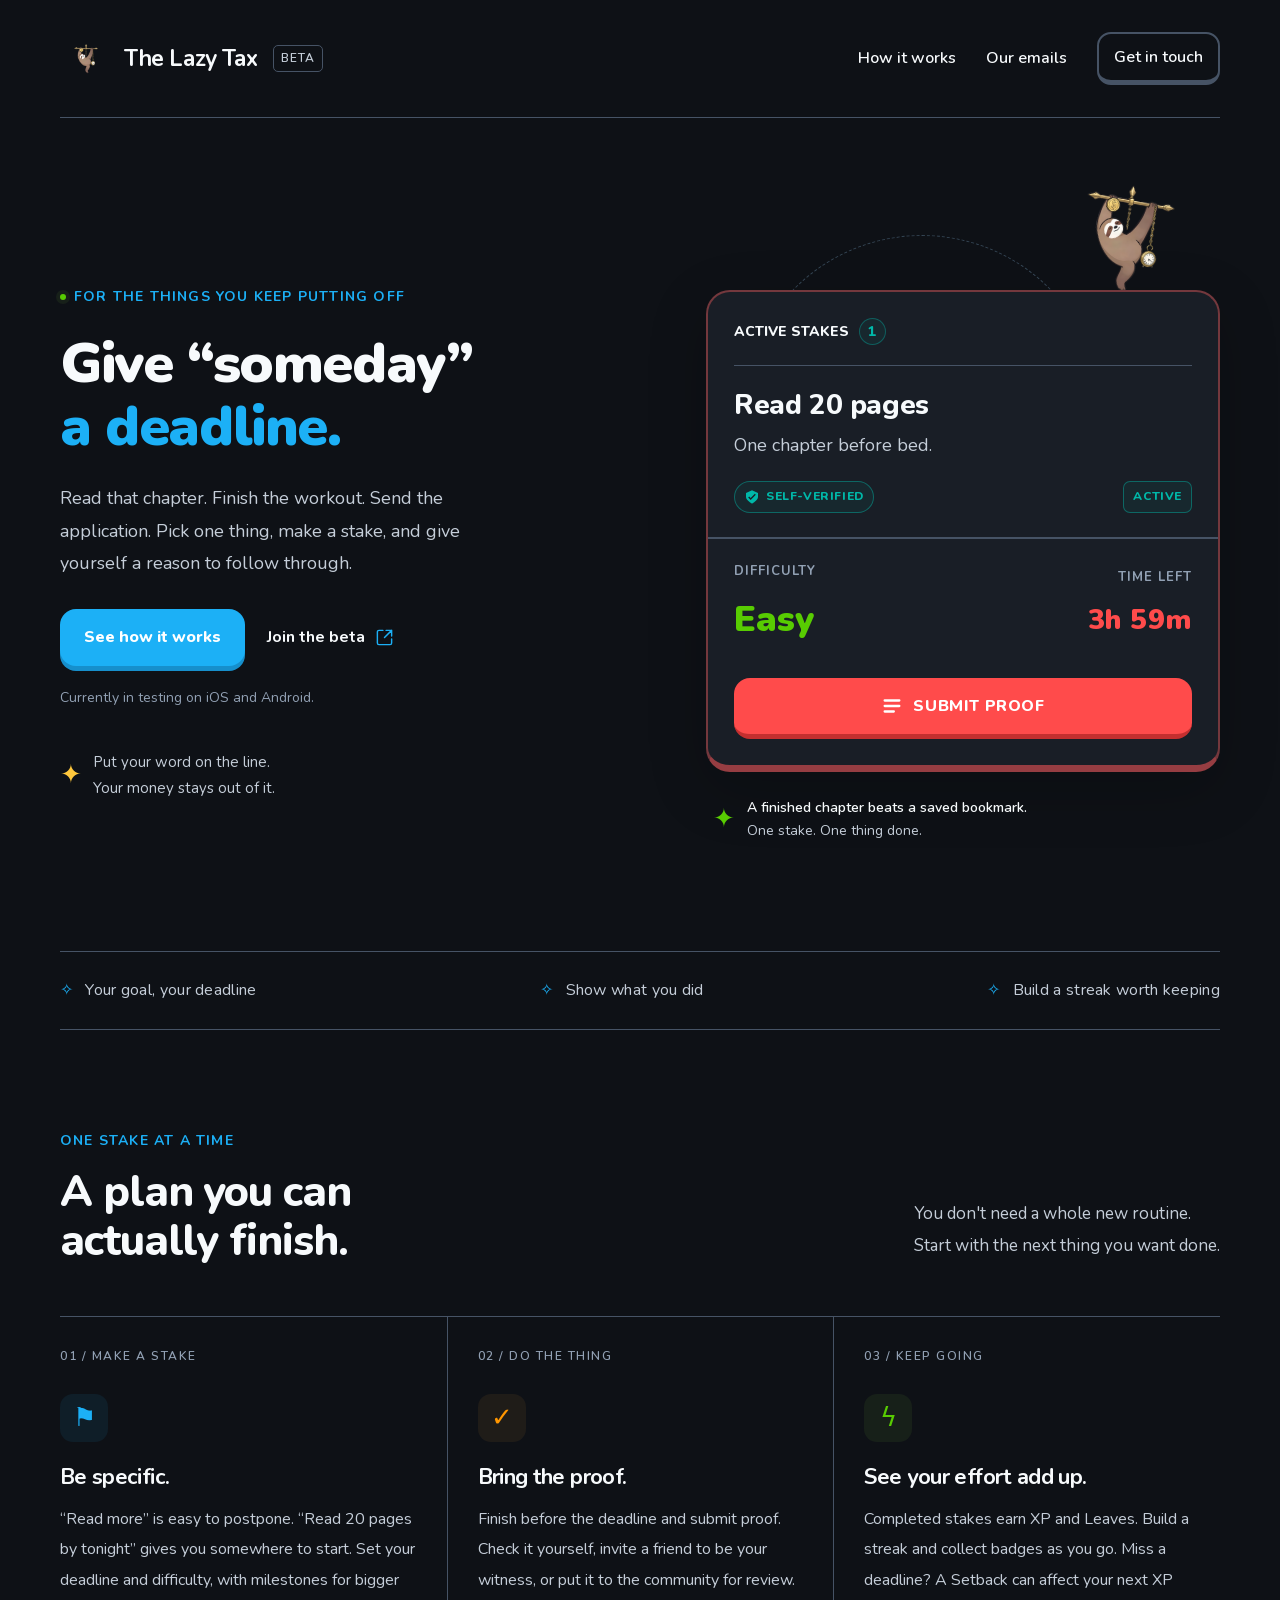
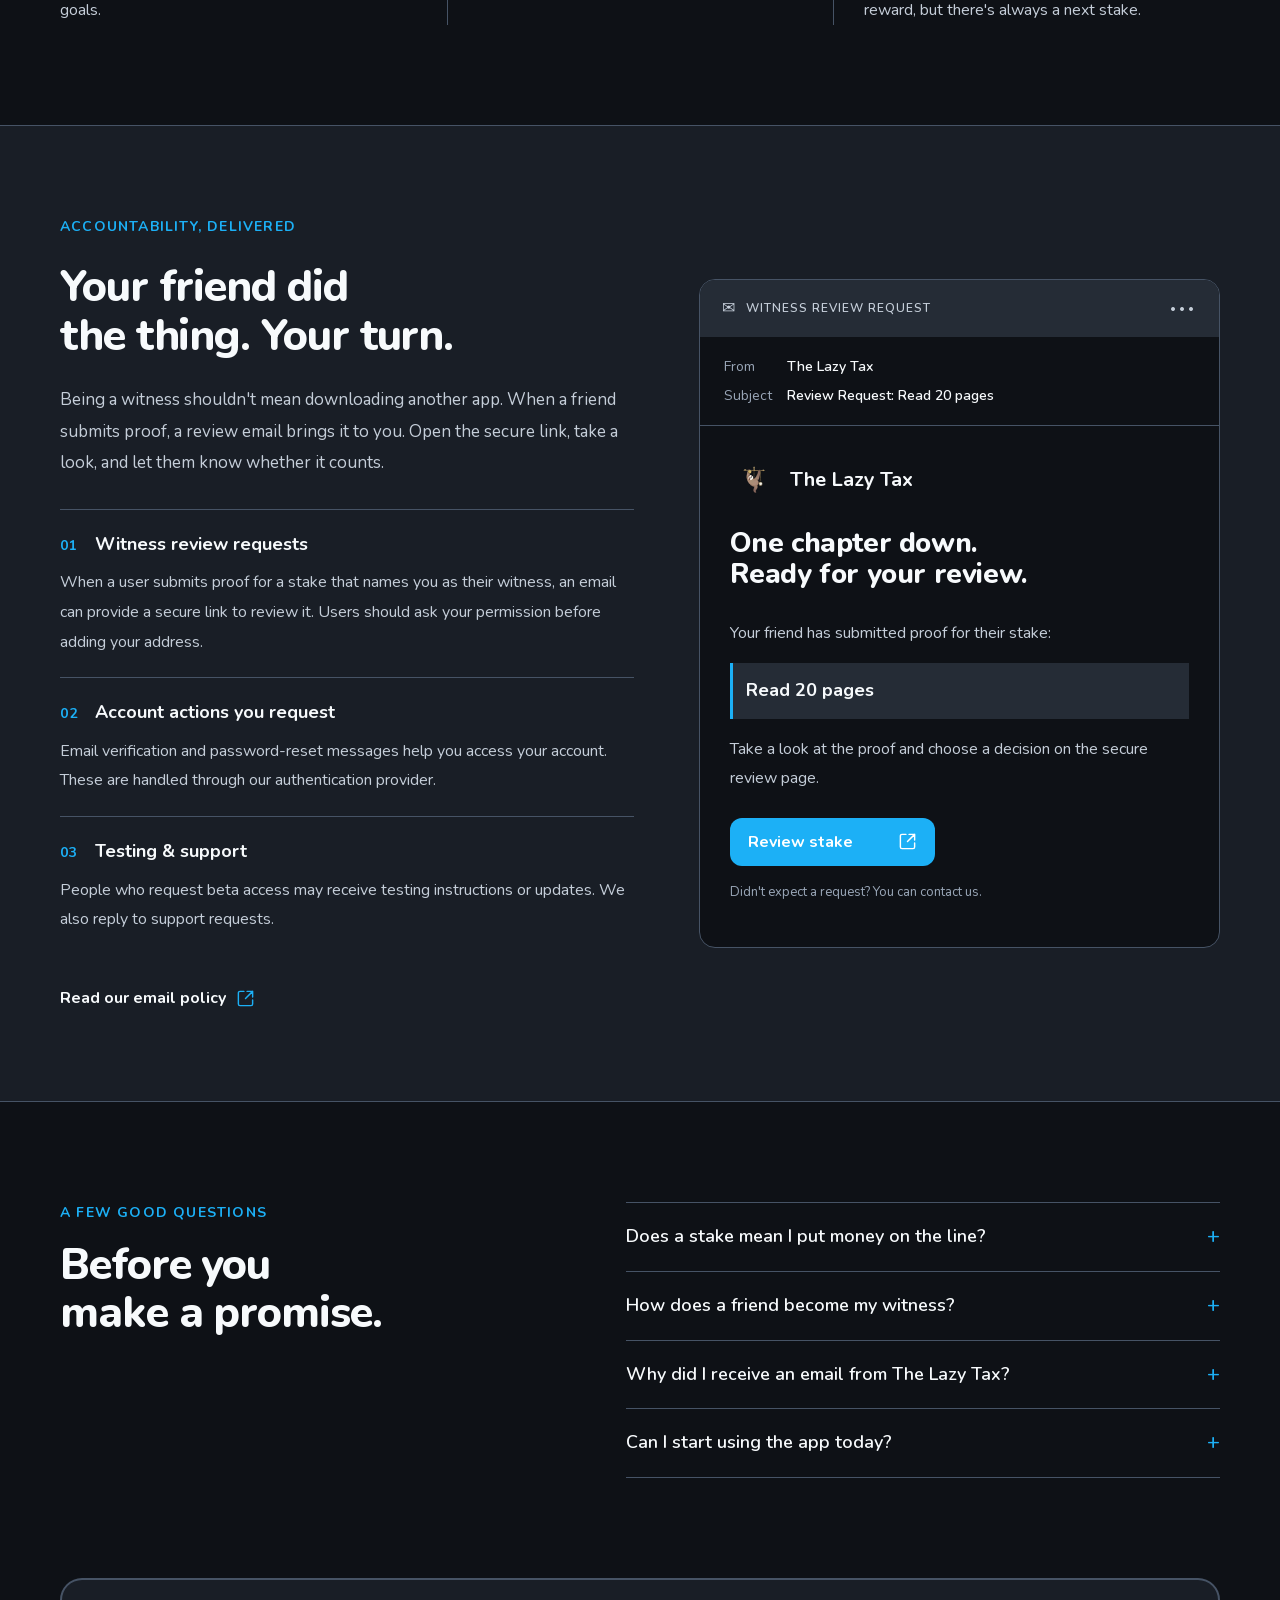
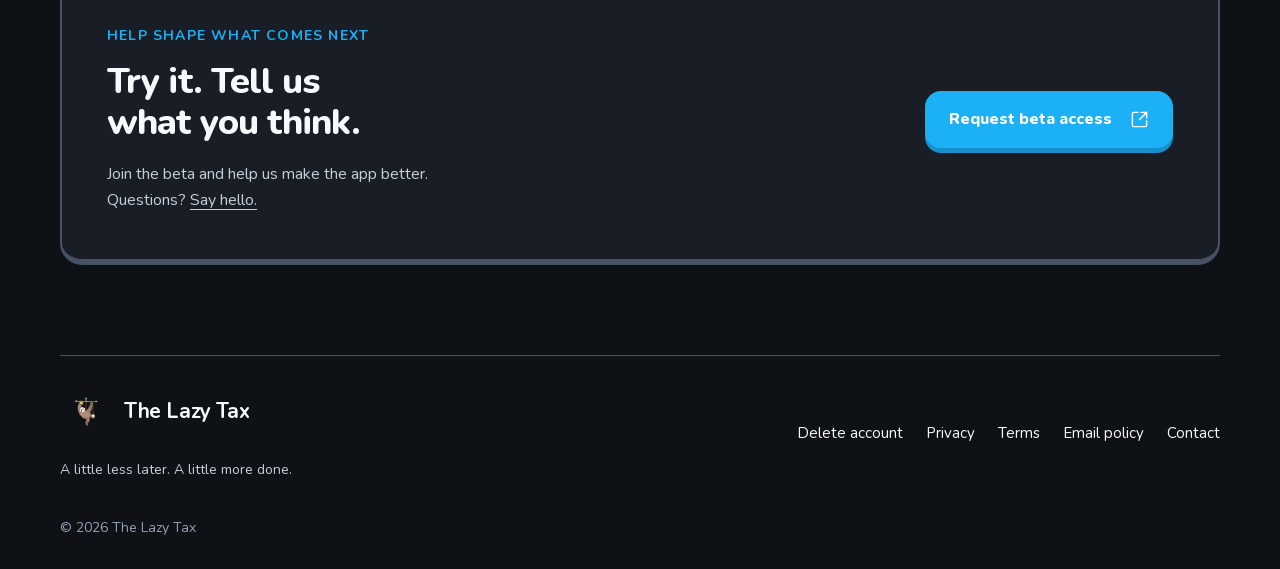
<file: index.html>
<!doctype html>
<html lang="en">
<head>
  <meta charset="utf-8">
  <meta name="viewport" content="width=device-width, initial-scale=1">
  <meta name="description" content="The Lazy Tax is an accountability app. Set a goal, choose a deadline, submit proof, and build momentum with XP, Leaves, and streaks.">
  <meta name="theme-color" content="#0e1116">
  <title>The Lazy Tax — Make a promise you'll keep.</title>
  <link rel="icon" href="assets/favicon.png" type="image/png">
  <link rel="stylesheet" href="styles.css">
  <script src="accordion.js" defer></script>
</head>
<body>
  <a class="skip-link" href="#main">Skip to content</a>
  <header class="site-header wrap">
    <a class="brand" href="index.html" aria-label="The Lazy Tax home"><img src="assets/logo.png" alt="" width="160" height="160"><span>The Lazy Tax</span><span class="beta">BETA</span></a>
    <nav aria-label="Main navigation"><a href="#how-it-works">How it works</a><a href="#emails">Our emails</a><a class="nav-contact" href="contact/">Get in touch</a></nav>
  </header>
  <main id="main">
    <section class="hero wrap" aria-labelledby="hero-title">
      <div class="hero-copy">
        <p class="eyebrow"><span class="status-dot" aria-hidden="true"></span> FOR THE THINGS YOU KEEP PUTTING OFF</p>
        <h1 id="hero-title">Give “someday”<br><span>a deadline.</span></h1>
        <p class="hero-description">Read that chapter. Finish the workout. Send the application. Pick one thing, make a stake, and give yourself a reason to follow through.</p>
        <div class="hero-actions"><a class="button button-primary" href="#how-it-works">See how it works</a><a class="text-link" href="https://app.youform.com/forms/ft2inf3i" target="_blank" rel="noopener noreferrer">Join the beta <img class="new-tab" src="assets/new-tab.svg" alt="(opens in a new tab)" width="20" height="20"></a></div>
        <p class="availability">Currently in testing on iOS and Android.</p>
        <div class="hero-note"><span aria-hidden="true">✦</span><p>Put your word on the line.<br><strong>Your money stays out of it.</strong></p></div>
      </div>
      <div class="hero-visual" aria-label="A stake in The Lazy Tax">
        <div class="visual-orbit" aria-hidden="true"></div>
        <img class="hero-mascot" src="assets/mascot.png" alt="A relaxed sloth hanging beside a pocket watch" width="256" height="256" fetchpriority="high">
        <article class="stake-preview">
          <div class="preview-top"><span class="preview-app">ACTIVE STAKES <span class="stake-count">1</span></span></div>
          <div class="stake-content"><h2>Read 20 pages</h2><p>One chapter before bed.</p>
          <div class="tags"><span class="tag tag-blue"><svg viewBox="0 0 24 24" aria-hidden="true"><path d="M12 2 3 6v6c0 5 9 10 9 10s9-5 9-10V6Z" fill="currentColor"/><path d="m7 12 3 3 7-7" fill="none" stroke="#191e26" stroke-width="2"/></svg> SELF-VERIFIED</span><span class="tag tag-green">ACTIVE</span></div></div>
          <div class="preview-stats"><div><span>DIFFICULTY</span><strong class="green">Easy</strong></div><div><span>TIME LEFT</span><strong class="time-left">3h 59m</strong></div></div>
          <div class="preview-action"><svg viewBox="0 0 24 24" aria-hidden="true"><path d="M4 6h16M4 12h16M4 18h10" fill="none" stroke="currentColor" stroke-width="2.5" stroke-linecap="round"/></svg> SUBMIT PROOF</div>
        </article>
        <div class="reward-note"><span aria-hidden="true">✦</span><div><strong>A finished chapter beats a saved bookmark.</strong><span>One stake. One thing done.</span></div></div>
      </div>
    </section>
    <div class="principles wrap"><span>Your goal, your deadline</span><span>Show what you did</span><span>Build a streak worth keeping</span></div>
    <section class="section wrap" id="how-it-works" aria-labelledby="how-title">
      <div class="section-heading"><div><p class="eyebrow">ONE STAKE AT A TIME</p><h2 id="how-title">A plan you can<br>actually finish.</h2></div><p>You don't need a whole new routine.<br>Start with the next thing you want done.</p></div>
      <div class="steps">
        <article class="step"><span class="step-number">01 / MAKE A STAKE</span><div class="step-icon blue" aria-hidden="true">⚑</div><h3>Be specific.</h3><p>“Read more” is easy to postpone. “Read 20 pages by tonight” gives you somewhere to start. Set your deadline and difficulty, with milestones for bigger goals.</p></article>
        <article class="step"><span class="step-number">02 / DO THE THING</span><div class="step-icon orange" aria-hidden="true">✓</div><h3>Bring the proof.</h3><p>Finish before the deadline and submit proof. Check it yourself, invite a friend to be your witness, or put it to the community for review.</p></article>
        <article class="step"><span class="step-number">03 / KEEP GOING</span><div class="step-icon green" aria-hidden="true">ϟ</div><h3>See your effort add up.</h3><p>Completed stakes earn XP and Leaves. Build a streak and collect badges as you go. Miss a deadline? A Setback can affect your next XP reward, but there's always a next stake.</p></article>
      </div>
    </section>
    <section class="email-section" id="emails" aria-labelledby="email-title">
      <div class="email-layout wrap">
        <div class="email-copy"><p class="eyebrow">ACCOUNTABILITY, DELIVERED</p><h2 id="email-title">Your friend did<br>the thing. Your turn.</h2><p>Being a witness shouldn't mean downloading another app. When a friend submits proof, a review email brings it to you. Open the secure link, take a look, and let them know whether it counts.</p>
          <dl class="email-reasons"><div><dt><span aria-hidden="true">01</span> Witness review requests</dt><dd>When a user submits proof for a stake that names you as their witness, an email can provide a secure link to review it. Users should ask your permission before adding your address.</dd></div><div><dt><span aria-hidden="true">02</span> Account actions you request</dt><dd>Email verification and password-reset messages help you access your account. These are handled through our authentication provider.</dd></div><div><dt><span aria-hidden="true">03</span> Testing &amp; support</dt><dd>People who request beta access may receive testing instructions or updates. We also reply to support requests.</dd></div></dl>
          <a class="text-link" href="email-policy/" target="_blank" rel="noopener noreferrer">Read our email policy <img class="new-tab" src="assets/new-tab.svg" alt="(opens in a new tab)" width="20" height="20"></a>
        </div>
        <div class="mail-example"><div class="mail-chrome"><span aria-hidden="true">✉</span> WITNESS REVIEW REQUEST <span class="mail-dots" aria-hidden="true">•••</span></div><div class="mail-meta"><div><span>From</span><strong>The Lazy Tax</strong></div><div><span>Subject</span><strong>Review Request: Read 20 pages</strong></div></div><div class="mail-body"><div class="mail-brand"><img class="mail-logo" src="assets/logo.png" alt="" width="160" height="160"><span>The Lazy Tax</span></div><h3>One chapter down.<br>Ready for your review.</h3><p>Your friend has submitted proof for their stake:</p><div class="mail-goal">Read 20 pages</div><p>Take a look at the proof and choose a decision on the secure review page.</p><span class="mail-button">Review stake <img class="new-tab" src="assets/new-tab.svg" alt="" width="20" height="20"></span><p class="mail-footnote">Didn't expect a request? You can contact us.</p></div></div>
      </div>
    </section>
    <section class="section wrap faq-section" aria-labelledby="faq-title"><div><p class="eyebrow">A FEW GOOD QUESTIONS</p><h2 id="faq-title">Before you<br>make a promise.</h2></div><div class="faq-list">
      <details><summary>Does a stake mean I put money on the line?</summary><p>No. Stakes are commitments inside the app. XP and Leaves are virtual rewards; creating a stake is not a bet, cash deposit, or financial investment. Optional paid features are separate from your stakes.</p></details>
      <details><summary>How does a friend become my witness?</summary><p>Ask your friend first, then select friend verification and enter their email in the app. After you submit proof, they can receive a review request. If a request reaches the wrong person, they can contact us without reviewing the stake.</p></details>
      <details><summary>Why did I receive an email from The Lazy Tax?</summary><p>It may relate to a requested account action, a witness review, requested beta access, or a support conversation. We explain the types on our <a href="email-policy/">email policy page</a>. If you didn't expect a message, email <a href="mailto:thelazytax@gmail.com">thelazytax@gmail.com</a>.</p></details>
      <details><summary>Can I start using the app today?</summary><p>The app is currently in testing. <a href="https://app.youform.com/forms/ft2inf3i" target="_blank" rel="noopener noreferrer">Request beta access through Youform <img class="new-tab" src="assets/new-tab.svg" alt="(opens in a new tab)" width="20" height="20"></a> to apply to test the app. We'll follow up with testing instructions.</p></details>
    </div></section>
    <section class="contact-band wrap"><div><p class="eyebrow">HELP SHAPE WHAT COMES NEXT</p><h2>Try it. Tell us<br>what you think.</h2><p>Join the beta and help us make the app better. Questions? <a href="mailto:thelazytax@gmail.com">Say hello.</a></p></div><a class="button button-primary" href="https://app.youform.com/forms/ft2inf3i" target="_blank" rel="noopener noreferrer">Request beta access <img class="new-tab" src="assets/new-tab.svg" alt="(opens in a new tab)" width="20" height="20"></a></section>
  </main>
  <footer class="site-footer wrap"><div><a class="brand" href="index.html"><img src="assets/logo.png" alt="" width="160" height="160"><span>The Lazy Tax</span></a><p>A little less later. A little more done.</p></div><nav aria-label="Footer navigation"><a href="delete-account/">Delete account</a><a href="privacy/">Privacy</a><a href="terms/">Terms</a><a href="email-policy/">Email policy</a><a href="contact/">Contact</a></nav><p class="copyright">© 2026 The Lazy Tax</p></footer>
</body>
</html>
</file>
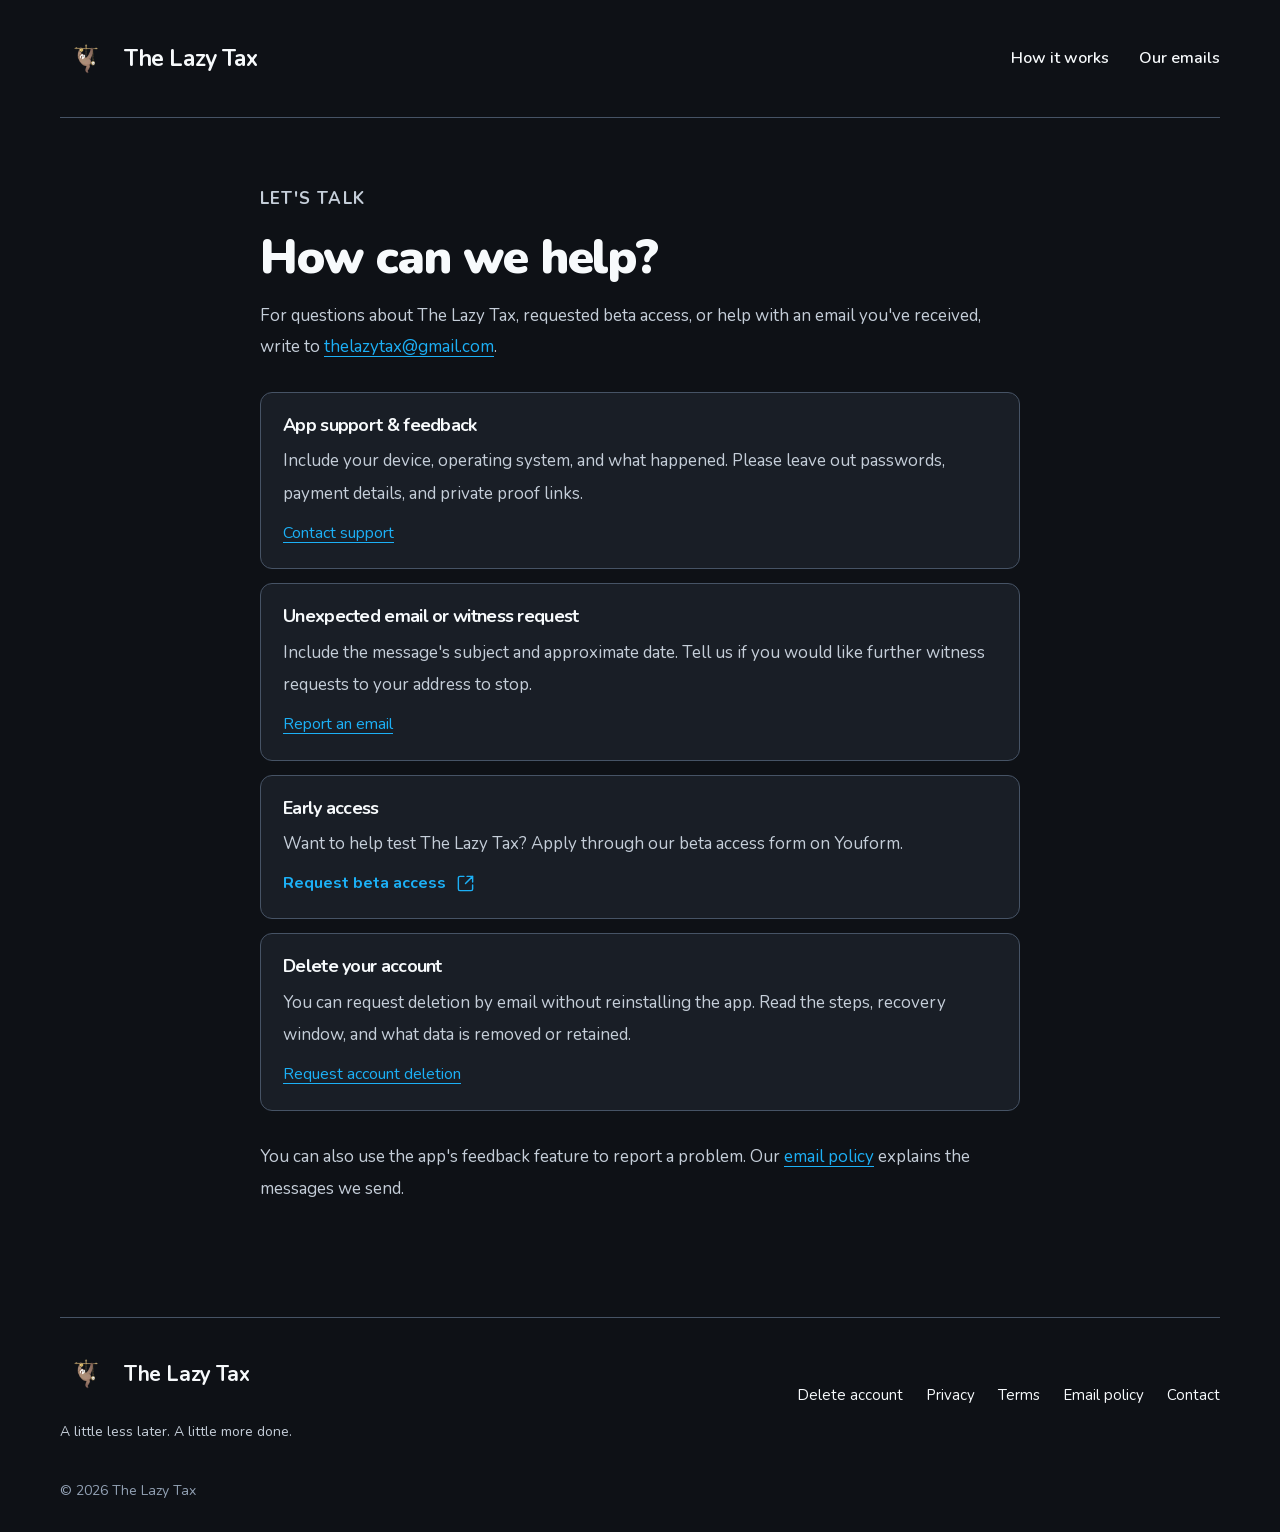
<file: contact/index.html>
<!doctype html>
<html lang="en">
<head><meta charset="utf-8"><meta name="viewport" content="width=device-width, initial-scale=1"><meta name="description" content="Contact The Lazy Tax for support, beta access, privacy requests, or unexpected emails."><meta name="theme-color" content="#0e1116"><title>Contact — The Lazy Tax</title><link rel="icon" href="../assets/favicon.png"><link rel="stylesheet" href="../styles.css"></head>
<body><a class="skip-link" href="#main">Skip to content</a><header class="site-header wrap"><a class="brand" href="../index.html"><img src="../assets/logo.png" alt="" width="160" height="160"><span>The Lazy Tax</span></a><nav aria-label="Main navigation"><a href="../index.html#how-it-works">How it works</a><a href="../email-policy/">Our emails</a></nav></header>
<main id="main" class="document"><p class="eyebrow">LET'S TALK</p><h1>How can we help?</h1><p class="intro">For questions about The Lazy Tax, requested beta access, or help with an email you've received, write to <a href="mailto:thelazytax@gmail.com">thelazytax@gmail.com</a>.</p>
<div class="contact-options"><section class="contact-option"><h2>App support &amp; feedback</h2><p>Include your device, operating system, and what happened. Please leave out passwords, payment details, and private proof links.</p><a href="mailto:thelazytax@gmail.com?subject=The%20Lazy%20Tax%20support">Contact support</a></section><section class="contact-option"><h2>Unexpected email or witness request</h2><p>Include the message's subject and approximate date. Tell us if you would like further witness requests to your address to stop.</p><a href="mailto:thelazytax@gmail.com?subject=Unexpected%20email%20from%20The%20Lazy%20Tax">Report an email</a></section><section class="contact-option"><h2>Early access</h2><p>Want to help test The Lazy Tax? Apply through our beta access form on Youform.</p><a class="text-link" href="https://app.youform.com/forms/ft2inf3i" target="_blank" rel="noopener noreferrer">Request beta access <img class="new-tab" src="../assets/new-tab.svg" alt="(opens in a new tab)" width="20" height="20"></a></section><section class="contact-option"><h2>Delete your account</h2><p>You can request deletion by email without reinstalling the app. Read the steps, recovery window, and what data is removed or retained.</p><a href="../delete-account/">Request account deletion</a></section></div><p>You can also use the app's feedback feature to report a problem. Our <a href="../email-policy/">email policy</a> explains the messages we send.</p></main>
<footer class="site-footer wrap"><div><a class="brand" href="../index.html"><img src="../assets/logo.png" alt="" width="160" height="160"><span>The Lazy Tax</span></a><p>A little less later. A little more done.</p></div><nav aria-label="Footer navigation"><a href="../delete-account/">Delete account</a><a href="../privacy/">Privacy</a><a href="../terms/">Terms</a><a href="../email-policy/">Email policy</a><a href="../contact/" aria-current="page">Contact</a></nav><p class="copyright">© 2026 The Lazy Tax</p></footer></body></html>
</file>
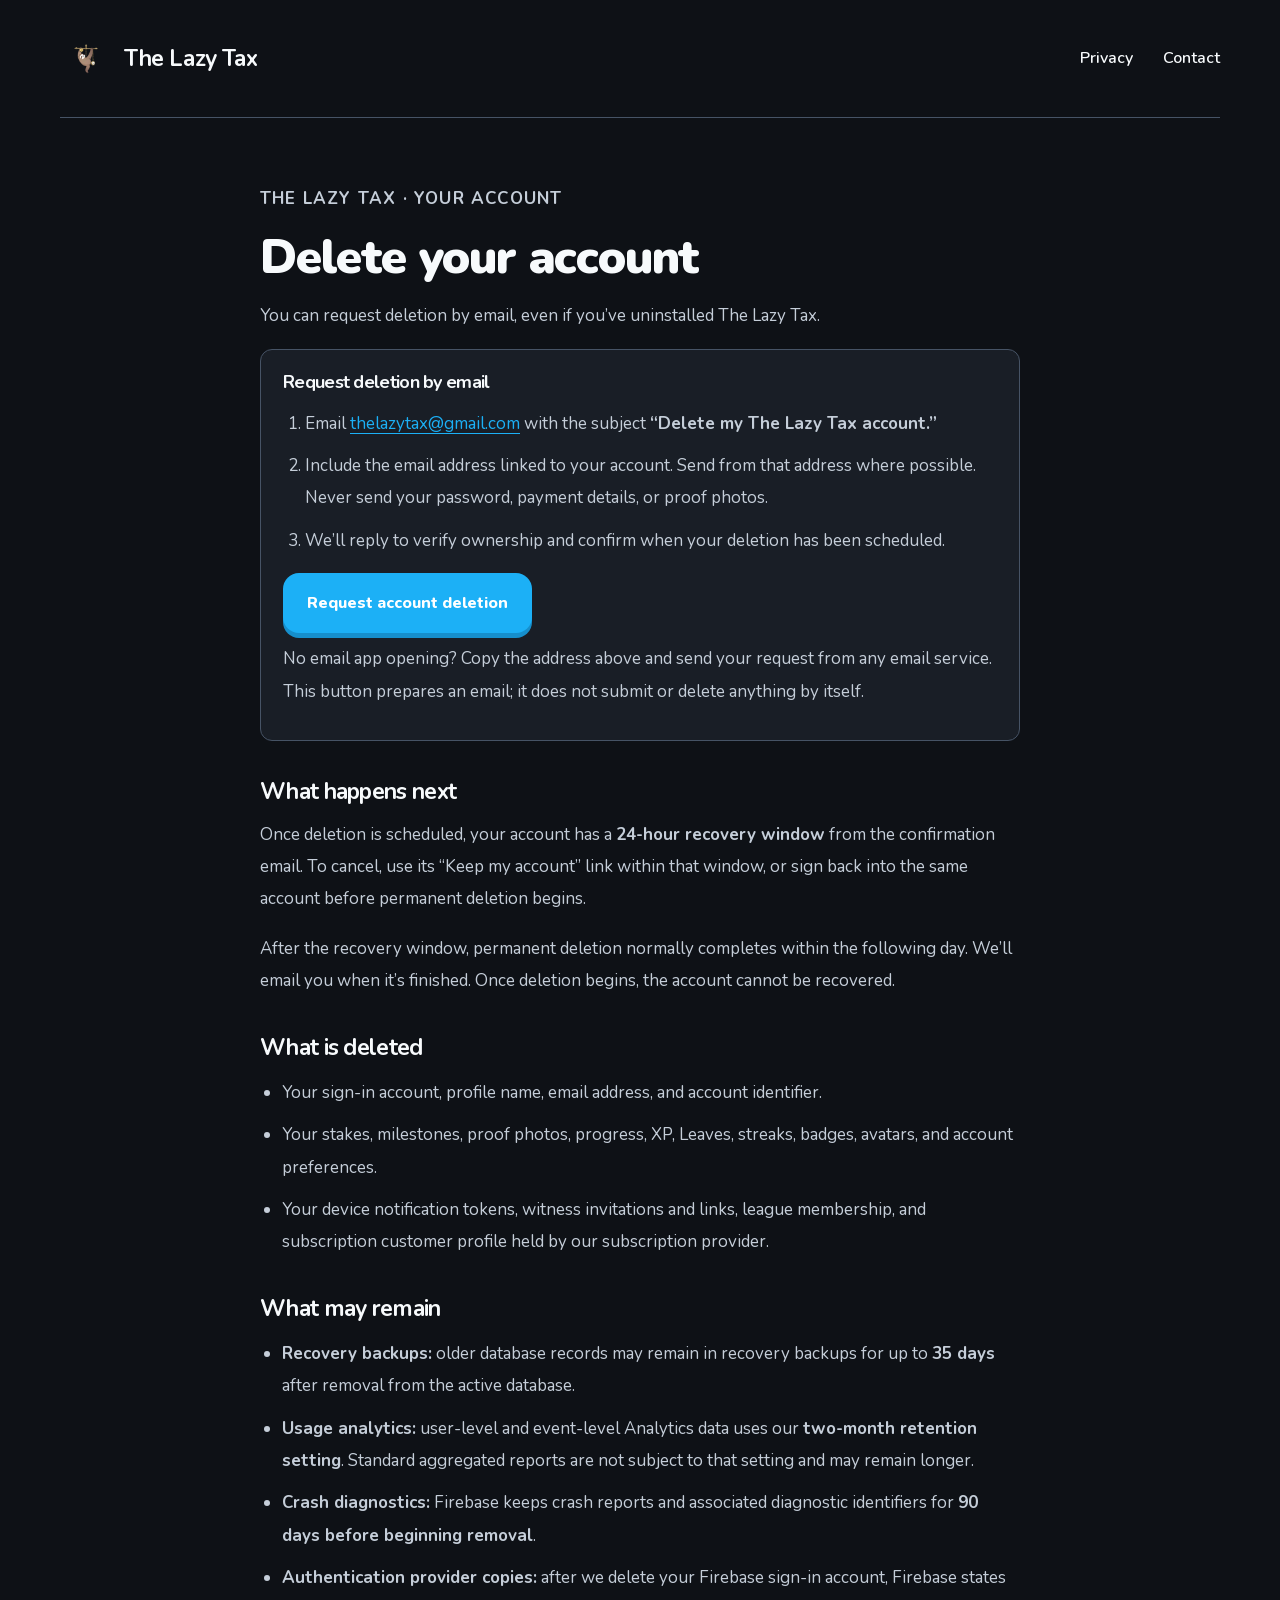
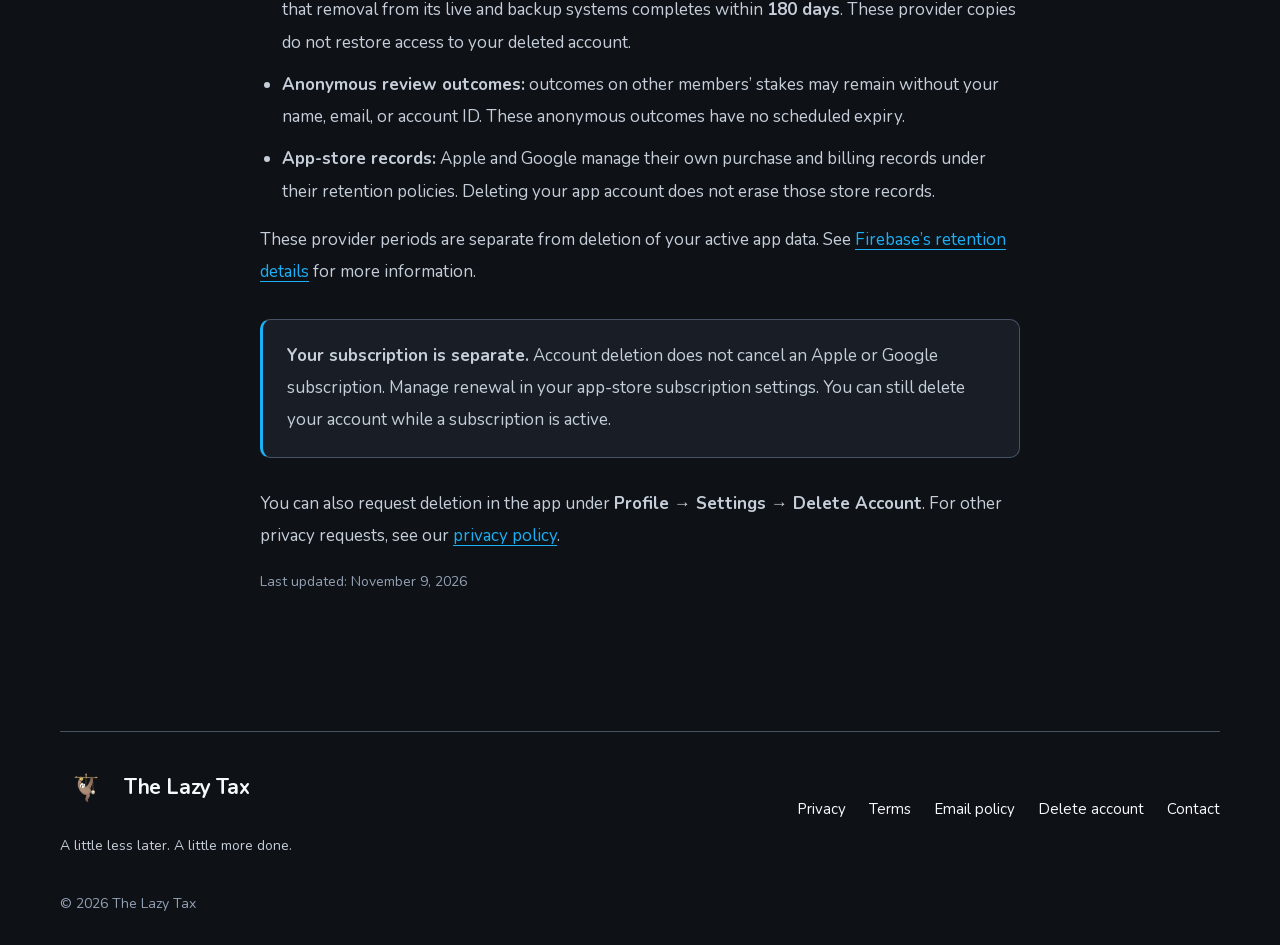
<file: delete-account/index.html>
<!doctype html>
<html lang="en">
<head>
  <meta charset="utf-8">
  <meta name="viewport" content="width=device-width, initial-scale=1">
  <meta name="description" content="Request deletion of your The Lazy Tax account by email. See the steps, the 24-hour recovery window, and what data is deleted or retained.">
  <meta name="theme-color" content="#0e1116">
  <title>Delete account — The Lazy Tax</title>
  <link rel="icon" href="../assets/favicon.png">
  <link rel="stylesheet" href="../styles.css">
</head>
<body>
  <a class="skip-link" href="#main">Skip to content</a>
  <header class="site-header wrap">
    <a class="brand" href="../index.html"><img src="../assets/logo.png" alt="" width="160" height="160"><span>The Lazy Tax</span></a>
    <nav aria-label="Main navigation"><a href="../privacy/">Privacy</a><a href="../contact/">Contact</a></nav>
  </header>
  <main id="main" class="document deletion-request">
    <p class="eyebrow">THE LAZY TAX · YOUR ACCOUNT</p>
    <h1>Delete your account</h1>
    <p class="intro">You can request deletion by email, even if you’ve uninstalled The Lazy Tax.</p>
    <section class="contact-option" aria-labelledby="request-heading">
      <h2 id="request-heading">Request deletion by email</h2>
      <ol>
        <li>Email <a href="mailto:thelazytax@gmail.com">thelazytax@gmail.com</a> with the subject <strong>“Delete my The Lazy Tax account.”</strong></li>
        <li>Include the email address linked to your account. Send from that address where possible. Never send your password, payment details, or proof photos.</li>
        <li>We’ll reply to verify ownership and confirm when your deletion has been scheduled.</li>
      </ol>
      <p><a class="button button-primary" href="mailto:thelazytax@gmail.com?subject=Delete%20my%20The%20Lazy%20Tax%20account&amp;body=Hi%20The%20Lazy%20Tax%20team%2C%0A%0APlease%20delete%20my%20account%20and%20its%20associated%20data.%0A%0AAccount%20email%3A%20%0A%0AThank%20you.">Request account deletion</a></p>
      <p>No email app opening? Copy the address above and send your request from any email service. This button prepares an email; it does not submit or delete anything by itself.</p>
    </section>

    <h2>What happens next</h2>
    <p>Once deletion is scheduled, your account has a <strong>24-hour recovery window</strong> from the confirmation email. To cancel, use its “Keep my account” link within that window, or sign back into the same account before permanent deletion begins.</p>
    <p>After the recovery window, permanent deletion normally completes within the following day. We’ll email you when it’s finished. Once deletion begins, the account cannot be recovered.</p>

    <h2>What is deleted</h2>
    <ul>
      <li>Your sign-in account, profile name, email address, and account identifier.</li>
      <li>Your stakes, milestones, proof photos, progress, XP, Leaves, streaks, badges, avatars, and account preferences.</li>
      <li>Your device notification tokens, witness invitations and links, league membership, and subscription customer profile held by our subscription provider.</li>
    </ul>

    <h2>What may remain</h2>
    <ul>
      <li><strong>Recovery backups:</strong> older database records may remain in recovery backups for up to <strong>35 days</strong> after removal from the active database.</li>
      <li><strong>Usage analytics:</strong> user-level and event-level Analytics data uses our <strong>two-month retention setting</strong>. Standard aggregated reports are not subject to that setting and may remain longer.</li>
      <li><strong>Crash diagnostics:</strong> Firebase keeps crash reports and associated diagnostic identifiers for <strong>90 days before beginning removal</strong>.</li>
      <li><strong>Authentication provider copies:</strong> after we delete your Firebase sign-in account, Firebase states that removal from its live and backup systems completes within <strong>180 days</strong>. These provider copies do not restore access to your deleted account.</li>
      <li><strong>Anonymous review outcomes:</strong> outcomes on other members’ stakes may remain without your name, email, or account ID. These anonymous outcomes have no scheduled expiry.</li>
      <li><strong>App-store records:</strong> Apple and Google manage their own purchase and billing records under their retention policies. Deleting your app account does not erase those store records.</li>
    </ul>

    <p>These provider periods are separate from deletion of your active app data. See <a href="https://firebase.google.com/support/privacy">Firebase’s retention details</a> for more information.</p>

    <div class="callout"><p><strong>Your subscription is separate.</strong> Account deletion does not cancel an Apple or Google subscription. Manage renewal in your app-store subscription settings. You can still delete your account while a subscription is active.</p></div>
    <p>You can also request deletion in the app under <strong>Profile → Settings → Delete Account</strong>. For other privacy requests, see our <a href="../privacy/">privacy policy</a>.</p>
    <p class="updated">Last updated: November 9, 2026</p>
  </main>
  <footer class="site-footer wrap">
    <div><a class="brand" href="../index.html"><img src="../assets/logo.png" alt="" width="160" height="160"><span>The Lazy Tax</span></a><p>A little less later. A little more done.</p></div>
    <nav aria-label="Footer navigation"><a href="../privacy/">Privacy</a><a href="../terms/">Terms</a><a href="../email-policy/">Email policy</a><a href="../delete-account/" aria-current="page">Delete account</a><a href="../contact/">Contact</a></nav>
    <p class="copyright">© 2026 The Lazy Tax</p>
  </footer>
</body>
</html>
</file>
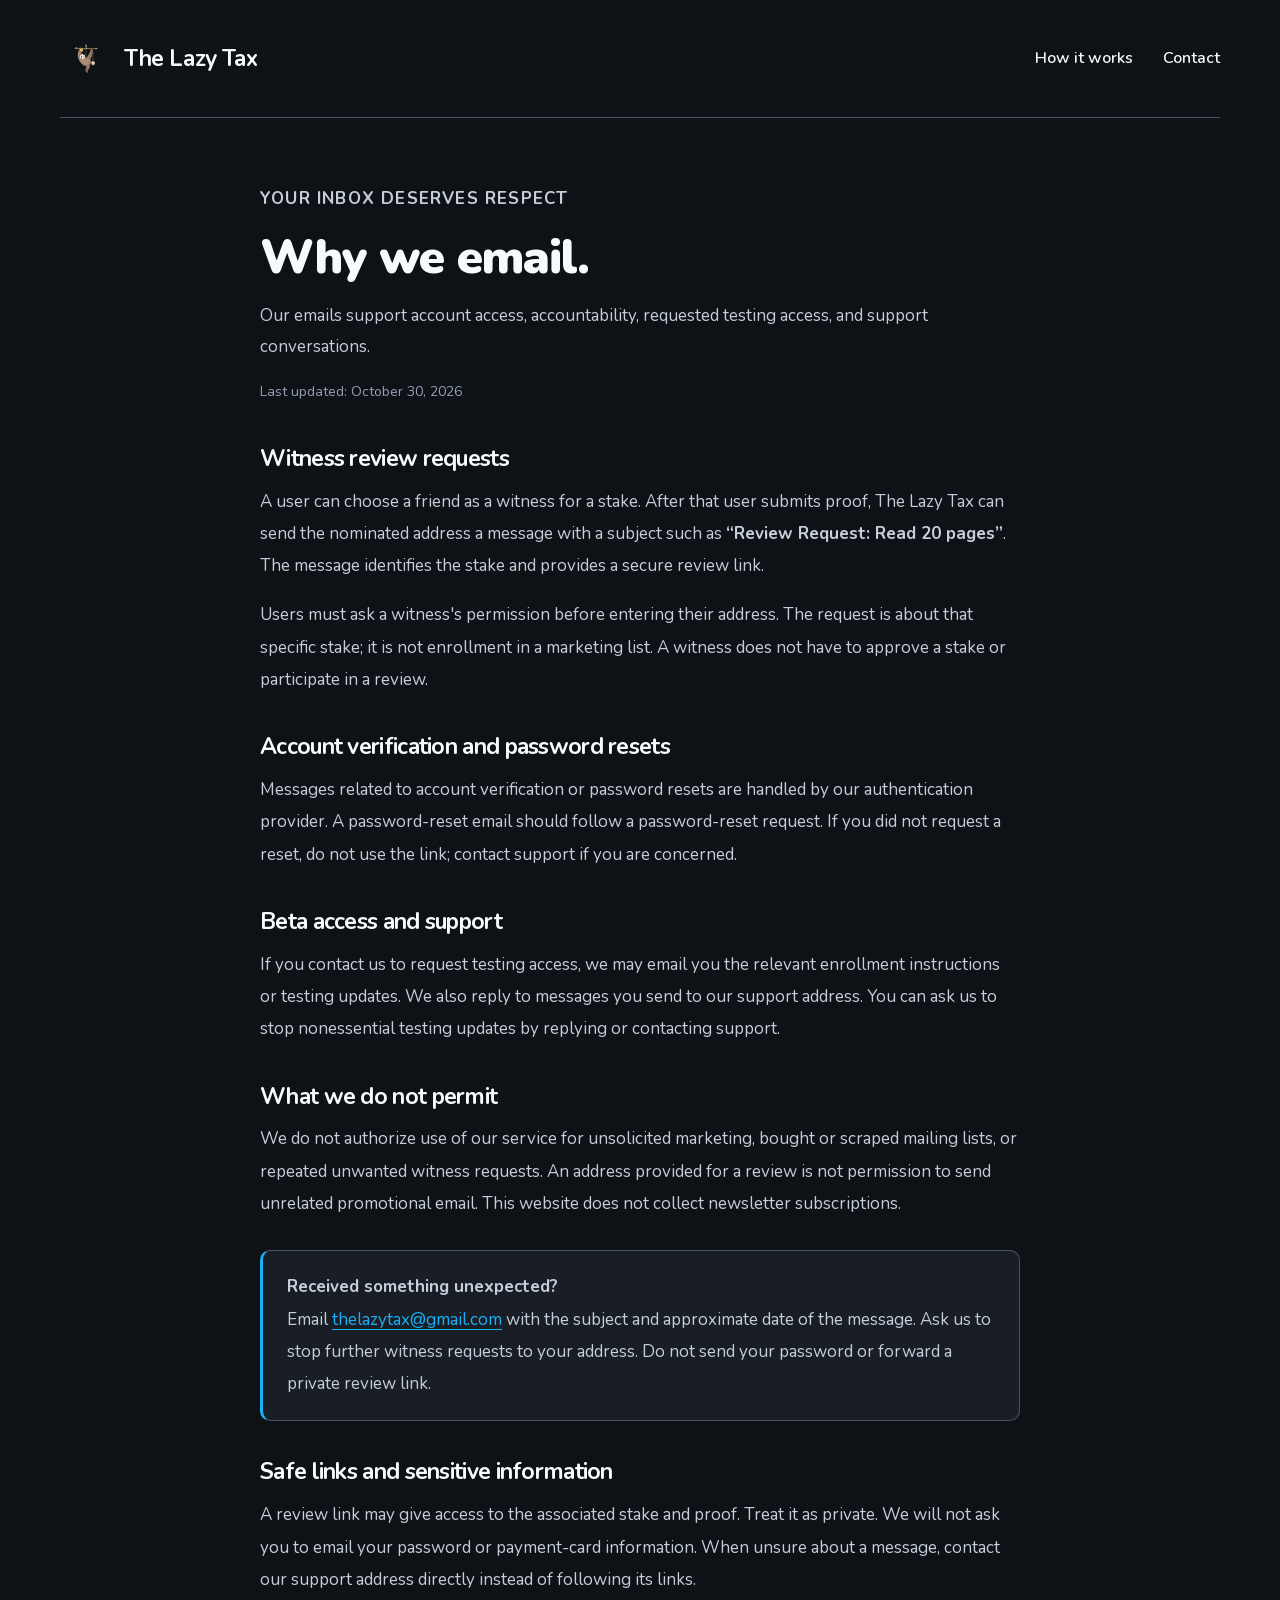
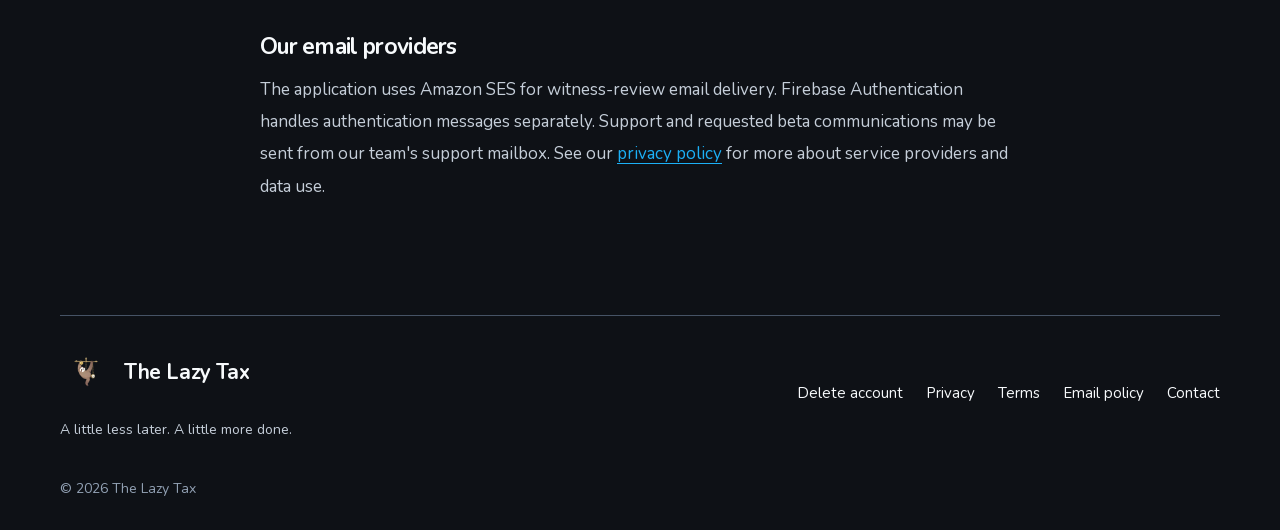
<file: email-policy/index.html>
<!doctype html>
<html lang="en">
<head><meta charset="utf-8"><meta name="viewport" content="width=device-width, initial-scale=1"><meta name="description" content="Why The Lazy Tax sends transactional emails, who receives them, and how to report an unexpected message."><meta name="theme-color" content="#0e1116"><title>Email policy — The Lazy Tax</title><link rel="icon" href="../assets/favicon.png"><link rel="stylesheet" href="../styles.css"></head>
<body><a class="skip-link" href="#main">Skip to content</a><header class="site-header wrap"><a class="brand" href="../index.html"><img src="../assets/logo.png" alt="" width="160" height="160"><span>The Lazy Tax</span></a><nav aria-label="Main navigation"><a href="../index.html#how-it-works">How it works</a><a href="../contact/">Contact</a></nav></header>
<main id="main" class="document"><p class="eyebrow">YOUR INBOX DESERVES RESPECT</p><h1>Why we email.</h1><p class="intro">Our emails support account access, accountability, requested testing access, and support conversations.</p><p class="updated">Last updated: October 30, 2026</p>
<h2>Witness review requests</h2><p>A user can choose a friend as a witness for a stake. After that user submits proof, The Lazy Tax can send the nominated address a message with a subject such as <strong>“Review Request: Read 20 pages”</strong>. The message identifies the stake and provides a secure review link.</p><p>Users must ask a witness's permission before entering their address. The request is about that specific stake; it is not enrollment in a marketing list. A witness does not have to approve a stake or participate in a review.</p>
<h2>Account verification and password resets</h2><p>Messages related to account verification or password resets are handled by our authentication provider. A password-reset email should follow a password-reset request. If you did not request a reset, do not use the link; contact support if you are concerned.</p>
<h2>Beta access and support</h2><p>If you contact us to request testing access, we may email you the relevant enrollment instructions or testing updates. We also reply to messages you send to our support address. You can ask us to stop nonessential testing updates by replying or contacting support.</p>
<h2>What we do not permit</h2><p>We do not authorize use of our service for unsolicited marketing, bought or scraped mailing lists, or repeated unwanted witness requests. An address provided for a review is not permission to send unrelated promotional email. This website does not collect newsletter subscriptions.</p>
<div class="callout"><p><strong>Received something unexpected?</strong><br>Email <a href="mailto:thelazytax@gmail.com?subject=Unexpected%20email%20from%20The%20Lazy%20Tax">thelazytax@gmail.com</a> with the subject and approximate date of the message. Ask us to stop further witness requests to your address. Do not send your password or forward a private review link.</p></div>
<h2>Safe links and sensitive information</h2><p>A review link may give access to the associated stake and proof. Treat it as private. We will not ask you to email your password or payment-card information. When unsure about a message, contact our support address directly instead of following its links.</p>
<h2>Our email providers</h2><p>The application uses Amazon SES for witness-review email delivery. Firebase Authentication handles authentication messages separately. Support and requested beta communications may be sent from our team's support mailbox. See our <a href="../privacy/">privacy policy</a> for more about service providers and data use.</p></main>
<footer class="site-footer wrap"><div><a class="brand" href="../index.html"><img src="../assets/logo.png" alt="" width="160" height="160"><span>The Lazy Tax</span></a><p>A little less later. A little more done.</p></div><nav aria-label="Footer navigation"><a href="../delete-account/">Delete account</a><a href="../privacy/">Privacy</a><a href="../terms/">Terms</a><a href="../email-policy/" aria-current="page">Email policy</a><a href="../contact/">Contact</a></nav><p class="copyright">© 2026 The Lazy Tax</p></footer></body></html>
</file>
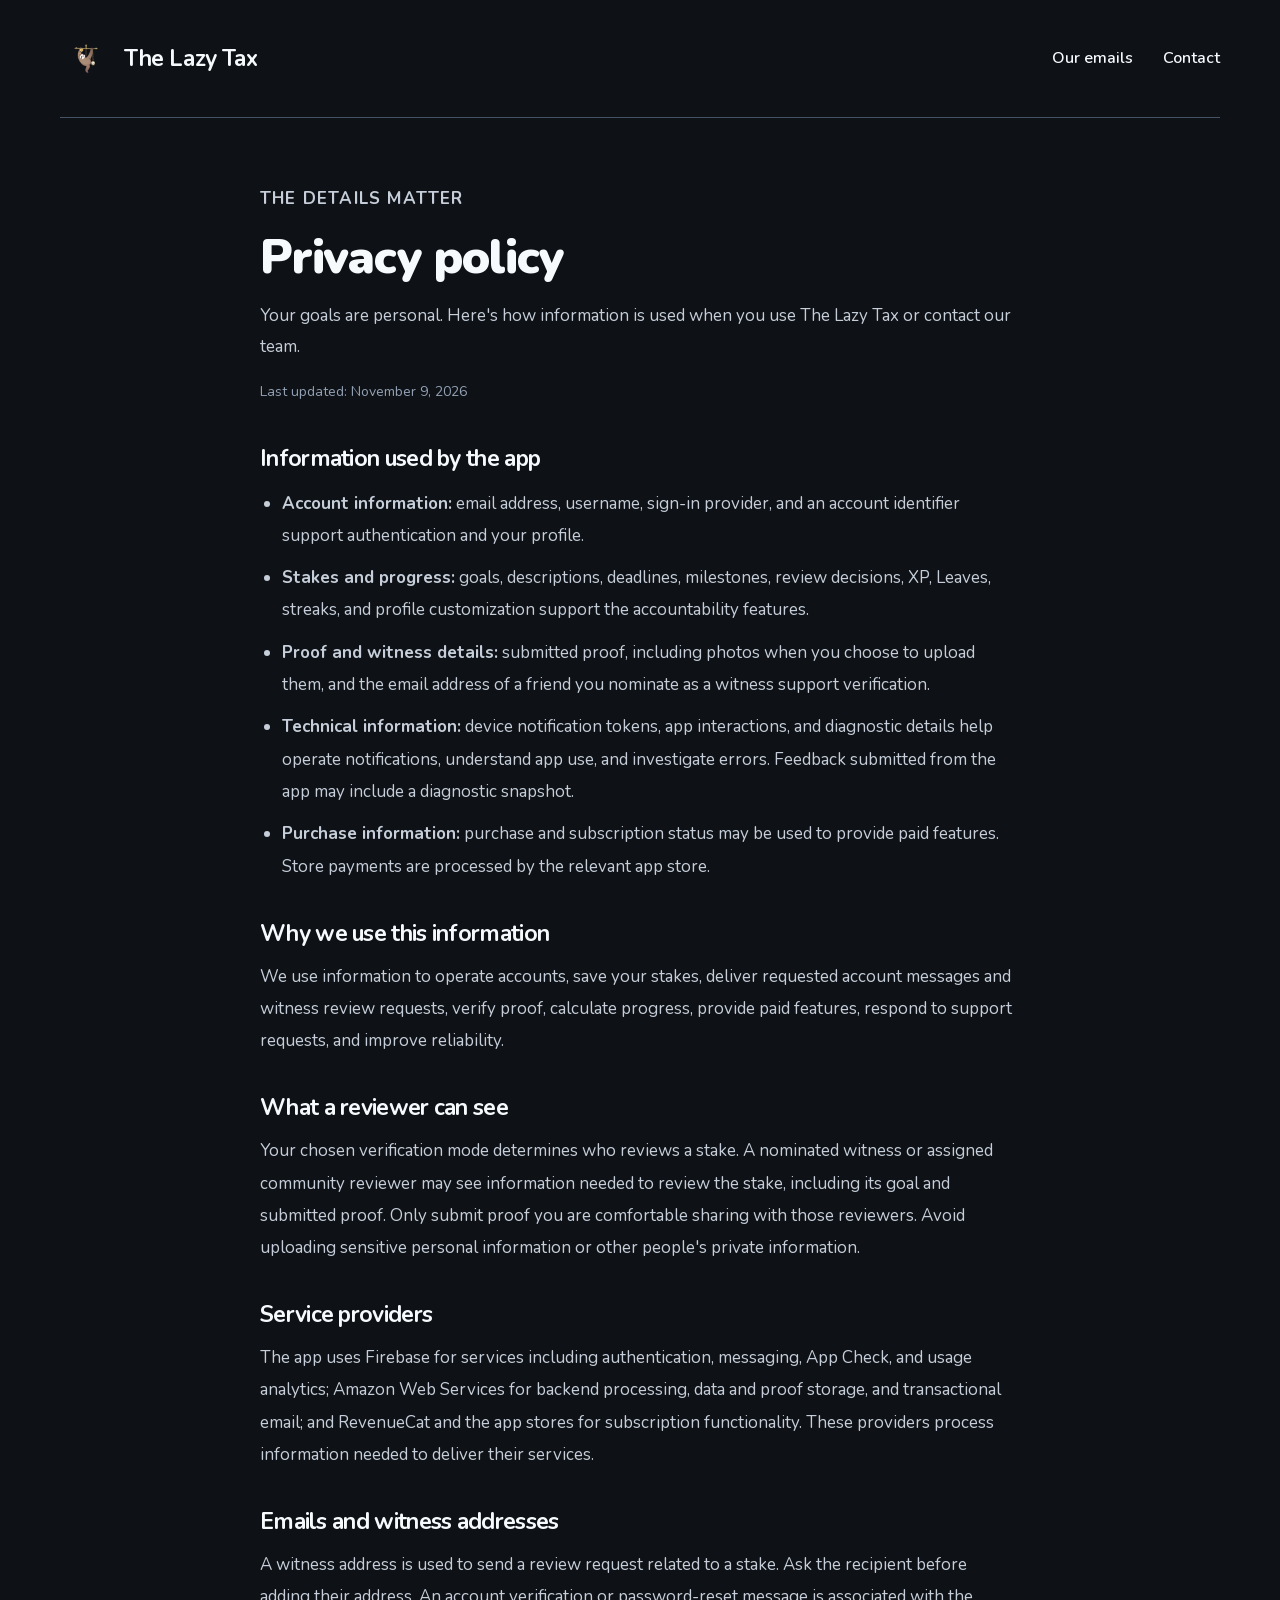
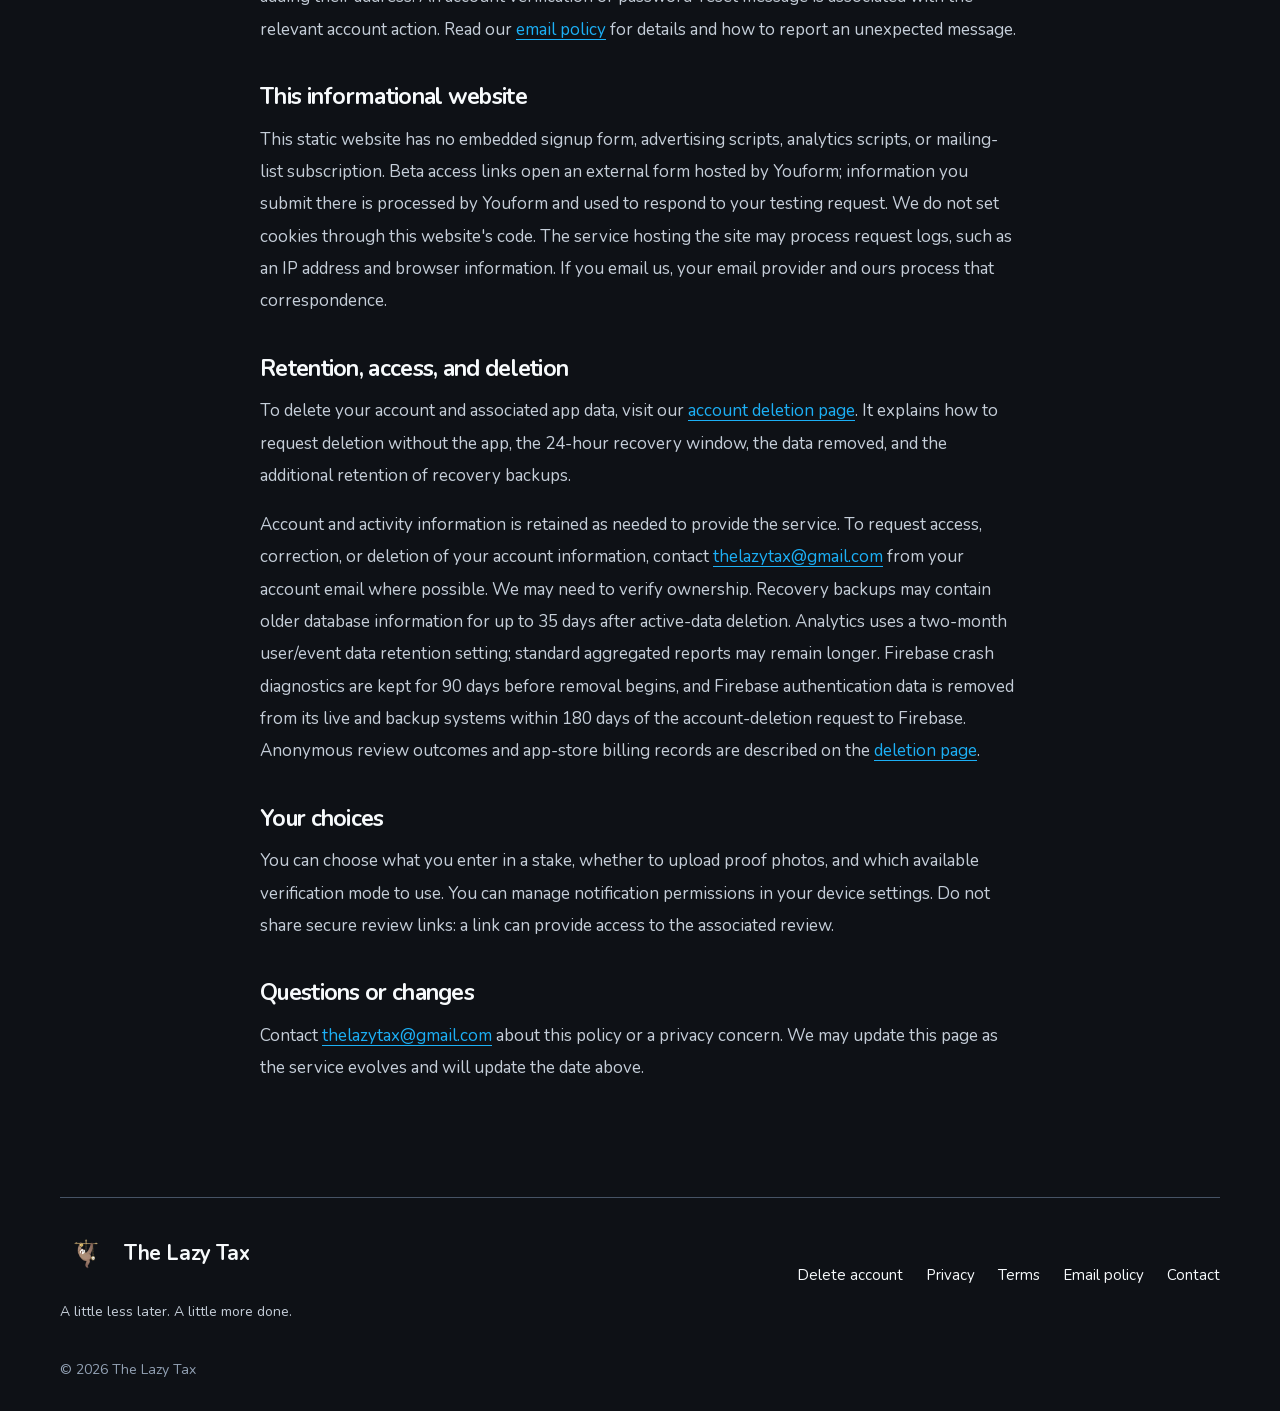
<file: privacy/index.html>
<!doctype html>
<html lang="en">
<head><meta charset="utf-8"><meta name="viewport" content="width=device-width, initial-scale=1"><meta name="description" content="How The Lazy Tax uses account details, stakes, proof, and transactional email data."><meta name="theme-color" content="#0e1116"><title>Privacy — The Lazy Tax</title><link rel="icon" href="../assets/favicon.png"><link rel="stylesheet" href="../styles.css"></head>
<body><a class="skip-link" href="#main">Skip to content</a><header class="site-header wrap"><a class="brand" href="../index.html"><img src="../assets/logo.png" alt="" width="160" height="160"><span>The Lazy Tax</span></a><nav aria-label="Main navigation"><a href="../email-policy/">Our emails</a><a href="../contact/">Contact</a></nav></header>
<main id="main" class="document"><p class="eyebrow">THE DETAILS MATTER</p><h1>Privacy policy</h1><p class="intro">Your goals are personal. Here's how information is used when you use The Lazy Tax or contact our team.</p><p class="updated">Last updated: November 9, 2026</p>
<h2>Information used by the app</h2><ul><li><strong>Account information:</strong> email address, username, sign-in provider, and an account identifier support authentication and your profile.</li><li><strong>Stakes and progress:</strong> goals, descriptions, deadlines, milestones, review decisions, XP, Leaves, streaks, and profile customization support the accountability features.</li><li><strong>Proof and witness details:</strong> submitted proof, including photos when you choose to upload them, and the email address of a friend you nominate as a witness support verification.</li><li><strong>Technical information:</strong> device notification tokens, app interactions, and diagnostic details help operate notifications, understand app use, and investigate errors. Feedback submitted from the app may include a diagnostic snapshot.</li><li><strong>Purchase information:</strong> purchase and subscription status may be used to provide paid features. Store payments are processed by the relevant app store.</li></ul>
<h2>Why we use this information</h2><p>We use information to operate accounts, save your stakes, deliver requested account messages and witness review requests, verify proof, calculate progress, provide paid features, respond to support requests, and improve reliability.</p>
<h2>What a reviewer can see</h2><p>Your chosen verification mode determines who reviews a stake. A nominated witness or assigned community reviewer may see information needed to review the stake, including its goal and submitted proof. Only submit proof you are comfortable sharing with those reviewers. Avoid uploading sensitive personal information or other people's private information.</p>
<h2>Service providers</h2><p>The app uses Firebase for services including authentication, messaging, App Check, and usage analytics; Amazon Web Services for backend processing, data and proof storage, and transactional email; and RevenueCat and the app stores for subscription functionality. These providers process information needed to deliver their services.</p>
<h2>Emails and witness addresses</h2><p>A witness address is used to send a review request related to a stake. Ask the recipient before adding their address. An account verification or password-reset message is associated with the relevant account action. Read our <a href="../email-policy/">email policy</a> for details and how to report an unexpected message.</p>
<h2>This informational website</h2><p>This static website has no embedded signup form, advertising scripts, analytics scripts, or mailing-list subscription. Beta access links open an external form hosted by Youform; information you submit there is processed by Youform and used to respond to your testing request. We do not set cookies through this website's code. The service hosting the site may process request logs, such as an IP address and browser information. If you email us, your email provider and ours process that correspondence.</p>
<h2>Retention, access, and deletion</h2><p>To delete your account and associated app data, visit our <a href="../delete-account/">account deletion page</a>. It explains how to request deletion without the app, the 24-hour recovery window, the data removed, and the additional retention of recovery backups.</p><p>Account and activity information is retained as needed to provide the service. To request access, correction, or deletion of your account information, contact <a href="mailto:thelazytax@gmail.com?subject=Privacy%20request">thelazytax@gmail.com</a> from your account email where possible. We may need to verify ownership. Recovery backups may contain older database information for up to 35 days after active-data deletion. Analytics uses a two-month user/event data retention setting; standard aggregated reports may remain longer. Firebase crash diagnostics are kept for 90 days before removal begins, and Firebase authentication data is removed from its live and backup systems within 180 days of the account-deletion request to Firebase. Anonymous review outcomes and app-store billing records are described on the <a href="../delete-account/">deletion page</a>.</p>
<h2>Your choices</h2><p>You can choose what you enter in a stake, whether to upload proof photos, and which available verification mode to use. You can manage notification permissions in your device settings. Do not share secure review links: a link can provide access to the associated review.</p>
<h2>Questions or changes</h2><p>Contact <a href="mailto:thelazytax@gmail.com">thelazytax@gmail.com</a> about this policy or a privacy concern. We may update this page as the service evolves and will update the date above.</p></main>
<footer class="site-footer wrap"><div><a class="brand" href="../index.html"><img src="../assets/logo.png" alt="" width="160" height="160"><span>The Lazy Tax</span></a><p>A little less later. A little more done.</p></div><nav aria-label="Footer navigation"><a href="../delete-account/">Delete account</a><a href="../privacy/" aria-current="page">Privacy</a><a href="../terms/">Terms</a><a href="../email-policy/">Email policy</a><a href="../contact/">Contact</a></nav><p class="copyright">© 2026 The Lazy Tax</p></footer></body></html>
</file>
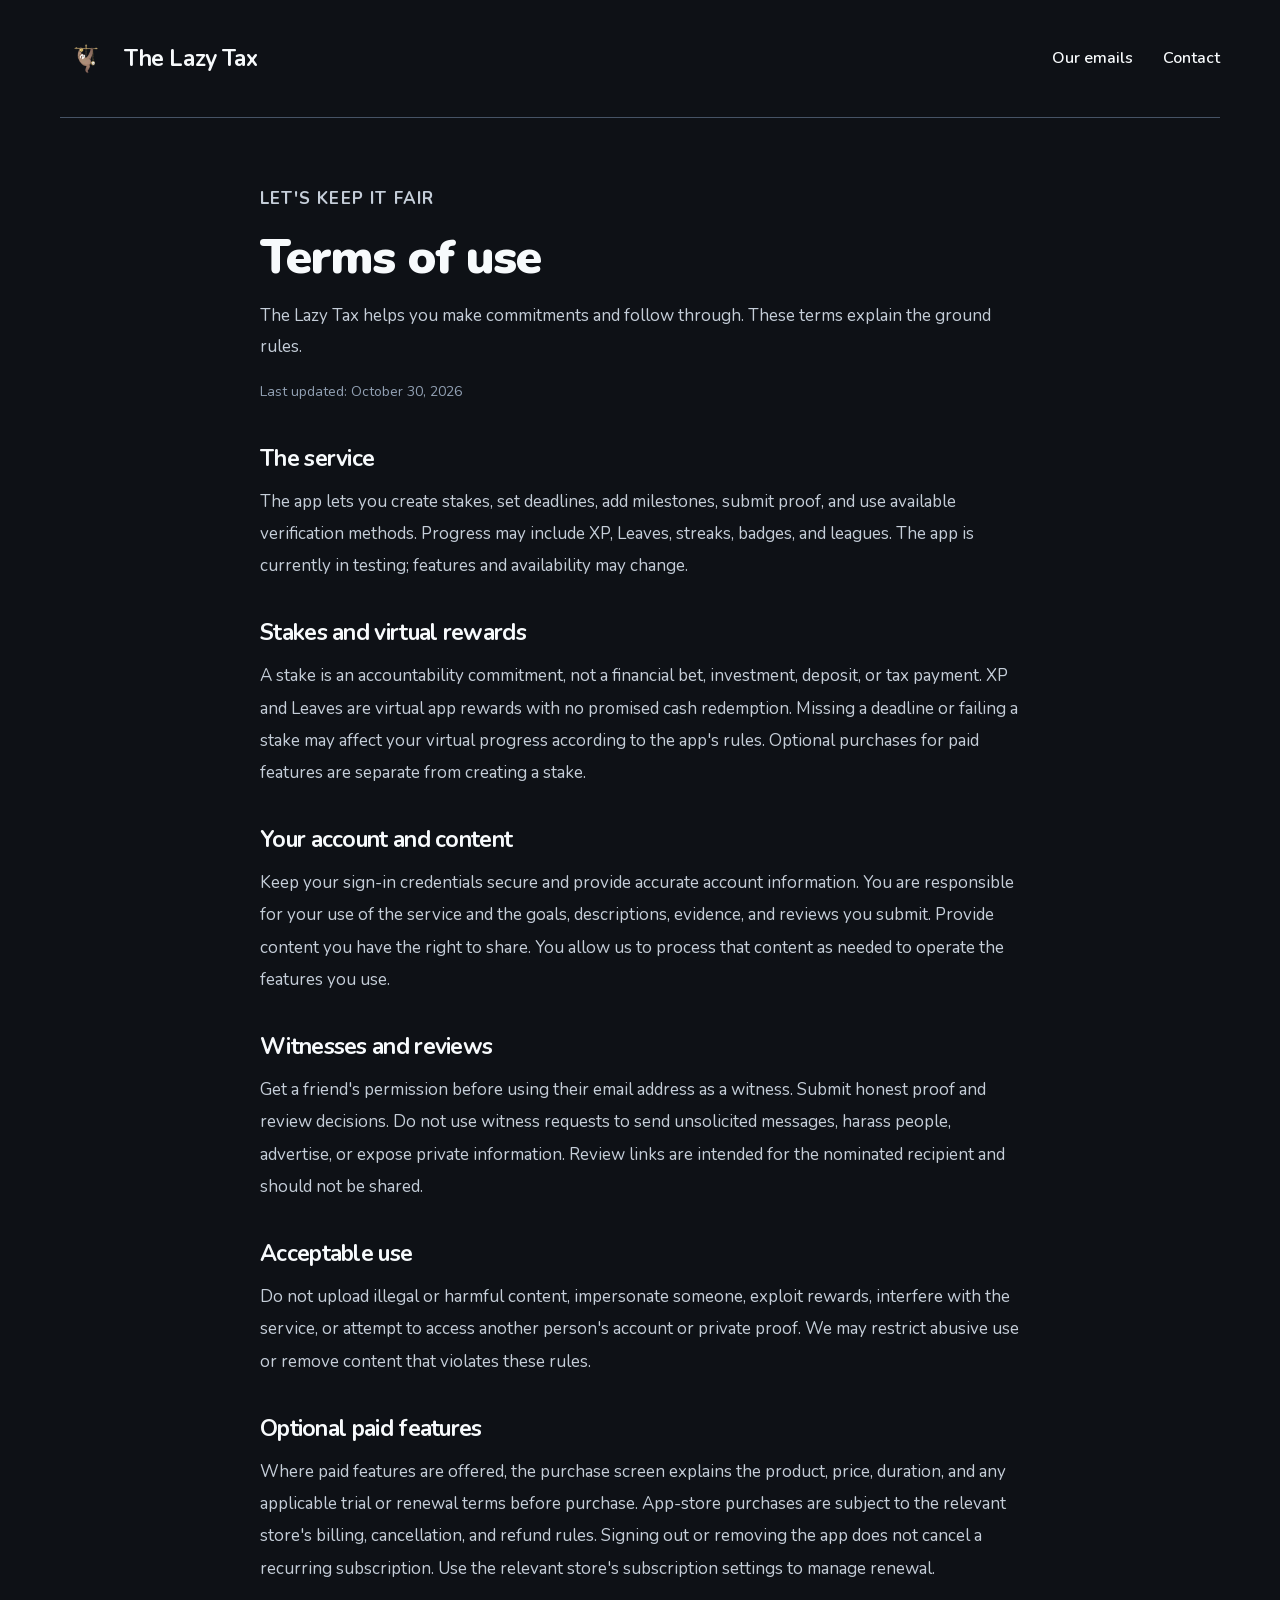
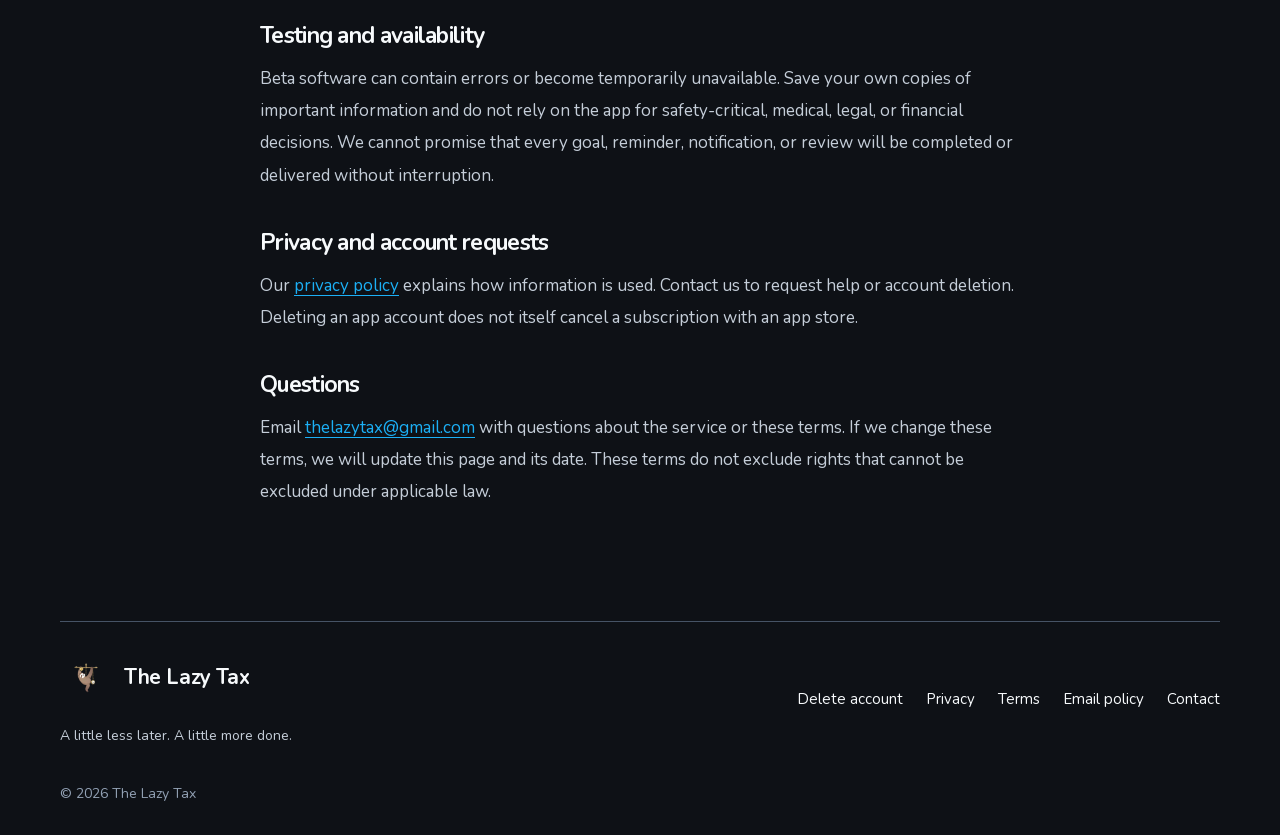
<file: terms/index.html>
<!doctype html>
<html lang="en">
<head><meta charset="utf-8"><meta name="viewport" content="width=device-width, initial-scale=1"><meta name="description" content="Terms for using The Lazy Tax accountability app and its witness-review features."><meta name="theme-color" content="#0e1116"><title>Terms — The Lazy Tax</title><link rel="icon" href="../assets/favicon.png"><link rel="stylesheet" href="../styles.css"></head>
<body><a class="skip-link" href="#main">Skip to content</a><header class="site-header wrap"><a class="brand" href="../index.html"><img src="../assets/logo.png" alt="" width="160" height="160"><span>The Lazy Tax</span></a><nav aria-label="Main navigation"><a href="../email-policy/">Our emails</a><a href="../contact/">Contact</a></nav></header>
<main id="main" class="document"><p class="eyebrow">LET'S KEEP IT FAIR</p><h1>Terms of use</h1><p class="intro">The Lazy Tax helps you make commitments and follow through. These terms explain the ground rules.</p><p class="updated">Last updated: October 30, 2026</p>
<h2>The service</h2><p>The app lets you create stakes, set deadlines, add milestones, submit proof, and use available verification methods. Progress may include XP, Leaves, streaks, badges, and leagues. The app is currently in testing; features and availability may change.</p>
<h2>Stakes and virtual rewards</h2><p>A stake is an accountability commitment, not a financial bet, investment, deposit, or tax payment. XP and Leaves are virtual app rewards with no promised cash redemption. Missing a deadline or failing a stake may affect your virtual progress according to the app's rules. Optional purchases for paid features are separate from creating a stake.</p>
<h2>Your account and content</h2><p>Keep your sign-in credentials secure and provide accurate account information. You are responsible for your use of the service and the goals, descriptions, evidence, and reviews you submit. Provide content you have the right to share. You allow us to process that content as needed to operate the features you use.</p>
<h2>Witnesses and reviews</h2><p>Get a friend's permission before using their email address as a witness. Submit honest proof and review decisions. Do not use witness requests to send unsolicited messages, harass people, advertise, or expose private information. Review links are intended for the nominated recipient and should not be shared.</p>
<h2>Acceptable use</h2><p>Do not upload illegal or harmful content, impersonate someone, exploit rewards, interfere with the service, or attempt to access another person's account or private proof. We may restrict abusive use or remove content that violates these rules.</p>
<h2>Optional paid features</h2><p>Where paid features are offered, the purchase screen explains the product, price, duration, and any applicable trial or renewal terms before purchase. App-store purchases are subject to the relevant store's billing, cancellation, and refund rules. Signing out or removing the app does not cancel a recurring subscription. Use the relevant store's subscription settings to manage renewal.</p>
<h2>Testing and availability</h2><p>Beta software can contain errors or become temporarily unavailable. Save your own copies of important information and do not rely on the app for safety-critical, medical, legal, or financial decisions. We cannot promise that every goal, reminder, notification, or review will be completed or delivered without interruption.</p>
<h2>Privacy and account requests</h2><p>Our <a href="../privacy/">privacy policy</a> explains how information is used. Contact us to request help or account deletion. Deleting an app account does not itself cancel a subscription with an app store.</p>
<h2>Questions</h2><p>Email <a href="mailto:thelazytax@gmail.com">thelazytax@gmail.com</a> with questions about the service or these terms. If we change these terms, we will update this page and its date. These terms do not exclude rights that cannot be excluded under applicable law.</p></main>
<footer class="site-footer wrap"><div><a class="brand" href="../index.html"><img src="../assets/logo.png" alt="" width="160" height="160"><span>The Lazy Tax</span></a><p>A little less later. A little more done.</p></div><nav aria-label="Footer navigation"><a href="../delete-account/">Delete account</a><a href="../privacy/">Privacy</a><a href="../terms/" aria-current="page">Terms</a><a href="../email-policy/">Email policy</a><a href="../contact/">Contact</a></nav><p class="copyright">© 2026 The Lazy Tax</p></footer></body></html>
</file>
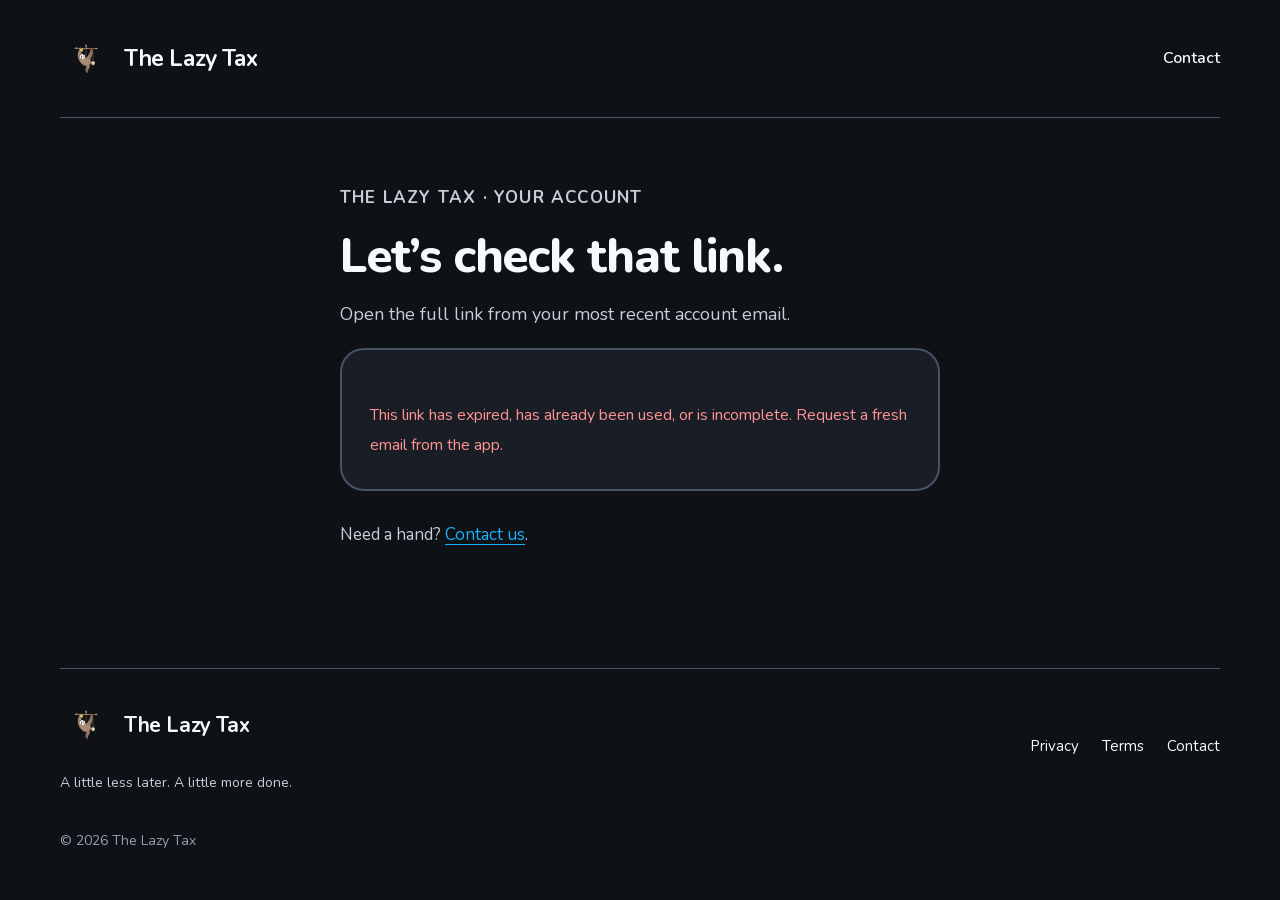
<file: auth/action/index.html>
<!doctype html>
<html lang="en">
<head>
  <meta charset="utf-8">
  <meta name="viewport" content="width=device-width, initial-scale=1">
  <meta name="robots" content="noindex, nofollow">
  <meta name="referrer" content="no-referrer">
  <meta name="theme-color" content="#0e1116">
  <meta name="description" content="Verify your email or securely reset your The Lazy Tax password.">
  <meta http-equiv="Content-Security-Policy" content="default-src 'self'; connect-src https://identitytoolkit.googleapis.com; script-src 'self'; style-src 'self'; img-src 'self'; font-src 'self'; base-uri 'none'; form-action 'self'; object-src 'none'">
  <title>Your account — The Lazy Tax</title>
  <link rel="icon" href="../../assets/favicon.png">
  <link rel="stylesheet" href="../../styles.css">
  <link rel="stylesheet" href="action.css">
  <script type="module" src="action.mjs"></script>
</head>
<body>
  <a class="skip-link" href="#main">Skip to content</a>
  <header class="site-header wrap">
    <a class="brand" href="../../"><img src="../../assets/logo.png" alt="" width="160" height="160"><span>The Lazy Tax</span></a>
    <nav aria-label="Main navigation"><a href="../../contact/">Contact</a></nav>
  </header>
  <main id="main" class="document auth-document">
    <p class="eyebrow">THE LAZY TAX · YOUR ACCOUNT</p>
    <h1 id="title" tabindex="-1">One quick check.</h1>
    <p id="description" class="intro">Checking your email link…</p>
    <section id="action-card" class="contact-option auth-card" aria-busy="true" aria-labelledby="title">
      <p id="status" role="status" aria-live="polite">Please wait a moment.</p>
      <form id="password-form" class="auth-form" hidden>
        <div class="auth-field">
          <label for="password">New password</label>
          <input id="password" name="new-password" type="password" autocomplete="new-password" minlength="8" maxlength="128" required aria-describedby="password-help error">
          <p id="password-help" class="auth-help">Use 8–128 characters. Make it a password you haven’t used elsewhere.</p>
        </div>
        <div class="auth-field">
          <label for="confirm-password">Confirm new password</label>
          <input id="confirm-password" name="confirm-password" type="password" autocomplete="new-password" minlength="8" maxlength="128" required aria-describedby="error">
        </div>
        <button id="save-password" class="button button-primary" type="submit">Save new password</button>
      </form>
      <button id="confirm-action" class="button button-primary" type="button" hidden>Verify email</button>
      <p id="error" class="auth-error" role="alert" hidden></p>
      <button id="retry" class="auth-retry" type="button" hidden>Try again</button>
      <a id="home" class="button button-primary" href="../../" hidden>Back to The Lazy Tax</a>
      <noscript><p>Enable JavaScript to complete this account action, then reload the page.</p></noscript>
    </section>
    <p class="auth-support">Need a hand? <a href="../../contact/">Contact us</a>.</p>
  </main>
  <footer class="site-footer wrap">
    <div><a class="brand" href="../../"><img src="../../assets/logo.png" alt="" width="160" height="160"><span>The Lazy Tax</span></a><p>A little less later. A little more done.</p></div>
    <nav aria-label="Footer navigation"><a href="../../privacy/">Privacy</a><a href="../../terms/">Terms</a><a href="../../contact/">Contact</a></nav>
    <p class="copyright">© 2026 The Lazy Tax</p>
  </footer>
</body>
</html>
</file>
<file: styles.css>
@font-face{font-family:Nunito;src:url('assets/fonts/nunito-regular.ttf') format('truetype');font-weight:400;font-display:swap}
@font-face{font-family:Nunito;src:url('assets/fonts/nunito-600.ttf') format('truetype');font-weight:600;font-display:swap}
@font-face{font-family:Nunito;src:url('assets/fonts/nunito-700.ttf') format('truetype');font-weight:700;font-display:swap}
@font-face{font-family:Nunito;src:url('assets/fonts/nunito-800.ttf') format('truetype');font-weight:800;font-display:swap}
@font-face{font-family:Nunito;src:url('assets/fonts/nunito-900.ttf') format('truetype');font-weight:900;font-display:swap}
:root{color-scheme:dark;--bg:#0e1116;--panel:#191e26;--raised:#252c36;--line:#465365;--text:#f7fafc;--muted:#c5ced9;--blue:#1cb0f6;--blue-edge:#168fcc;--gold:#ffc83d;--green:#58cc02;--orange:#ff9600;font-family:Nunito,sans-serif;font-synthesis:none}
*{box-sizing:border-box}html{scroll-behavior:smooth;scroll-padding-top:35px}body{margin:0;background:var(--bg);color:var(--text);line-height:1.65}a{color:inherit;text-underline-offset:4px}button,a,summary{-webkit-tap-highlight-color:transparent}a:focus-visible,summary:focus-visible{outline:3px solid var(--gold);outline-offset:6px}img{max-width:100%;height:auto}h1,h2,h3,p{margin-top:0}h1,h2,h3{line-height:1.12;letter-spacing:-.025em}p{color:var(--muted)}.wrap{width:min(1160px,calc(100% - 80px));margin-inline:auto}.skip-link{position:absolute;top:-100px;left:20px;padding:12px;background:var(--gold);color:var(--bg);z-index:10}.skip-link:focus{top:12px}.site-header{min-height:104px;display:flex;align-items:center;justify-content:space-between;gap:24px;border-bottom:1px solid var(--line)}.brand{display:inline-flex;align-items:center;gap:10px;font-size:20px;font-weight:900;letter-spacing:-.7px;text-decoration:none;white-space:nowrap}.brand-mark{display:grid;place-items:center;width:32px;height:32px;background:var(--blue);color:var(--bg);border-radius:9px;font-size:27px;line-height:1}.beta{margin-left:5px;padding:3px 7px;border:1px solid var(--line);border-radius:5px;color:var(--muted);font-size:12px;letter-spacing:1px}.site-header nav{display:flex;gap:30px;align-items:center;font-size:16px;font-weight:600}.site-header nav a{text-decoration:none}.site-header nav a:hover,.site-footer nav a:hover{color:var(--blue)}.nav-contact{border:1px solid var(--line);padding:10px 15px;border-radius:9px}.nav-contact span{margin-left:10px}.hero{display:grid;grid-template-columns:1.13fr 1fr;gap:50px;align-items:center;min-height:680px;padding-block:92px 74px}.eyebrow{display:flex;align-items:center;gap:8px;font-size:14px;font-weight:800;letter-spacing:1.65px;color:var(--blue);line-height:1.6;margin-bottom:24px}.status-dot{width:6px;height:6px;border-radius:50%;background:var(--green);box-shadow:0 0 0 4px #8dd84612;flex-shrink:0}h1{font-size:clamp(42px,4.4vw,65px);font-weight:900;margin-bottom:24px}h1 span{color:var(--blue)}.hero-description{max-width:470px;font-size:17px;line-height:1.8}.hero-actions{display:flex;align-items:center;gap:22px;flex-wrap:wrap;margin-top:30px}.button{display:inline-flex;align-items:center;justify-content:center;gap:18px;padding:14px 20px;border-radius:12px;text-decoration:none;font-size:16px;font-weight:800;text-align:center;transition:transform .18s,box-shadow .18s}.button-primary{background:var(--blue);color:#fff;box-shadow:0 5px 0 var(--blue-edge)}.button-primary:hover{transform:translateY(2px);box-shadow:0 3px 0 var(--blue-edge)}.text-link{font-size:16px;font-weight:700;text-decoration:none}.text-link:hover{text-decoration:underline}.text-link span{margin-left:8px;color:var(--blue)}.availability{font-size:14px;color:#92a1b4;margin-top:20px}.hero-note{display:flex;gap:11px;margin-top:40px;align-items:center}.hero-note>span{color:var(--gold);font-size:26px}.hero-note p{font-size:14px;line-height:1.75;margin:0}.hero-note strong{color:var(--muted);font-weight:400}.hero-visual{position:relative;padding-top:85px;padding-bottom:55px;isolation:isolate}.hero-mascot{position:absolute;width:210px;right:-25px;top:-63px;z-index:-1;transform:rotate(9deg)}.visual-orbit{position:absolute;width:360px;height:360px;border:1px dashed #344554;border-radius:50%;left:36px;top:25px;z-index:-2}.stake-preview{background:var(--panel);border:1px solid #4b5e70;border-bottom-width:6px;border-radius:23px;padding:27px;transform:rotate(-3deg);box-shadow:0 18px 60px #0003}.preview-top{display:flex;justify-content:space-between;gap:12px;align-items:center;margin-bottom:25px}.preview-app{font-size:12px;letter-spacing:1.2px;font-weight:800;color:var(--muted)}.preview-app>span{color:var(--blue);margin-right:6px;font-size:17px}.example-tag{font-size:11px;letter-spacing:1px;border:1px solid var(--line);padding:3px 6px;border-radius:5px;color:#92a1b4}.stake-preview h2{font-size:29px;letter-spacing:-1px;margin-bottom:10px}.stake-preview>p{font-size:16px}.tags{display:flex;gap:8px;justify-content:space-between;margin:22px 0}.tag{display:inline-flex;padding:5px 9px;border:1px solid;border-radius:7px;font-size:11px;letter-spacing:1px;font-weight:800}.tag-blue{color:#6dd0ff;background:#1cb0f60b;border-color:#1cb0f65e}.tag-green{color:#68d6c2;border-color:#00b8a94a;background:#00b8a90c}.preview-stats{display:flex;justify-content:space-between;gap:20px;border-top:1px solid var(--line);padding:20px 0}.preview-stats>div{display:flex;flex-direction:column;gap:8px}.preview-stats span{font-size:11px;letter-spacing:1.5px;color:#92a1b4;font-weight:700}.preview-stats strong{font-size:16px}.preview-stats .green{font-size:23px}.green{color:var(--green)}.preview-progress{display:flex;justify-content:space-between;font-size:14px;color:var(--muted);gap:10px}.progress-track{height:5px;margin:10px 0 24px;background:var(--raised);border-radius:9px;overflow:hidden}.progress-track span{display:block;width:34%;height:100%;background:var(--blue)}.preview-action{background:var(--blue);color:#fff;border-bottom:4px solid var(--blue-edge);border-radius:10px;padding:12px;text-align:center;font-size:14px;letter-spacing:.6px;font-weight:900}.preview-action span{margin-right:8px}.reward-note{display:flex;gap:12px;align-items:center;position:absolute;bottom:25px;right:-8px;background:#262b24;border:1px solid #4f6241;border-radius:12px;padding:13px 18px;transform:rotate(3deg)}.reward-note>span{color:var(--green);font-size:26px}.reward-note strong,.reward-note div>span{display:block;font-size:14px}.reward-note div>span{font-size:14px;color:var(--muted)}.principles{display:flex;justify-content:space-between;gap:20px;padding-block:25px;border-top:1px solid var(--line);border-bottom:1px solid var(--line);font-size:14px;color:var(--muted);letter-spacing:.3px}.principles span:before{content:"✧";color:var(--blue);margin-right:12px}.section{padding-block:100px}.section-heading{display:flex;justify-content:space-between;align-items:flex-end;gap:30px;margin-bottom:50px}.section-heading .eyebrow,.faq-section .eyebrow{margin-bottom:16px}h2{font-size:clamp(30px,3.4vw,45px);font-weight:800;margin-bottom:0}.section-heading>p{font-size:16px;line-height:1.9;margin-bottom:3px}.steps{display:grid;grid-template-columns:repeat(3,1fr);border-top:1px solid var(--line)}.step{padding:30px 30px 0 0}.step+.step{padding-left:30px;border-left:1px solid var(--line)}.step-number{display:block;font-size:12px;letter-spacing:1.5px;color:#92a1b4;font-weight:700}.step-icon{display:grid;place-items:center;width:48px;height:48px;border-radius:13px;margin-block:28px 23px;font-size:26px;font-weight:800}.blue{color:var(--blue);background:#1cb0f614}.orange{color:var(--orange);background:#ffad4212}.step-icon.green{background:#8dd84612}.step h3{font-size:22px;font-weight:700;letter-spacing:-.65px;margin-bottom:14px}.step p{font-size:16px;line-height:1.9;margin-bottom:0}.email-section{background:var(--panel);border-block:1px solid var(--line)}.email-layout{display:grid;grid-template-columns:1.1fr 1fr;gap:110px;padding-block:90px;align-items:center}.email-copy>p:not(.eyebrow){font-size:16px;line-height:1.9;margin-top:24px}.email-reasons{margin-block:30px}.email-reasons>div{border-top:1px solid var(--line);padding:17px 0}.email-reasons dt{font-size:18px;font-weight:700}.email-reasons dt span{color:var(--blue);font-size:14px;letter-spacing:1px;margin-right:12px}.email-reasons dd{margin:9px 0 0 0;color:var(--muted);font-size:14px;line-height:1.8}.mail-example{color:#243445;background:#f4f6f8;border-radius:16px;overflow:hidden;border:1px solid #f4f6f8;box-shadow:0 14px 0 #080c1126}.mail-chrome{background:#e7ecf1;display:flex;align-items:center;gap:10px;padding:15px 22px;color:#5e6f7c;font-size:11px;letter-spacing:1px;font-weight:800}.mail-chrome>span:first-child{font-size:16px}.mail-dots{margin-left:auto;letter-spacing:3px}.mail-meta{padding:15px 24px;border-bottom:1px solid #d9e1e8}.mail-meta>div{display:flex;gap:15px;font-size:14px;padding:3px 0}.mail-meta span{color:#657583;width:40px;flex-shrink:0}.mail-meta strong{font-weight:600}.mail-body{padding:30px}.mail-logo{font-size:12px;color:#137da5;font-weight:900;letter-spacing:1.4px}.mail-body h3{margin-top:24px;font-size:28px;letter-spacing:-.9px}.mail-body p{font-size:14px;color:#506173;line-height:1.8}.mail-goal{border-left:3px solid #1cb0f6;background:#e7edf1;padding:13px;margin:16px 0;font-size:15px;font-weight:700}.mail-button{display:inline-flex;justify-content:space-between;gap:45px;padding:11px 18px;background:#097eae;color:#fff;border-radius:7px;font-size:14px;font-weight:700;margin-block:9px 15px}.mail-body .mail-footnote{font-size:12px;color:#657583}.faq-section{display:grid;grid-template-columns:.9fr 1.1fr;gap:80px}.faq-list details{border-bottom:1px solid var(--line);padding:19px 0}.faq-list details:first-child{border-top:1px solid var(--line)}summary{cursor:pointer;font-size:18px;font-weight:600;list-style:none;padding-right:30px;position:relative}summary::-webkit-details-marker{display:none}summary:after{content:"+";color:var(--blue);position:absolute;right:0;top:-3px;font-size:21px;font-weight:400}details[open] summary:after{content:"−"}.faq-list p{font-size:16px;line-height:1.9;margin:15px 20px 0 0}.faq-list p a{color:var(--blue)}.contact-band{background:var(--panel);border:1px solid var(--line);border-radius:22px;padding:45px;display:flex;justify-content:space-between;gap:30px;align-items:center;margin-bottom:90px}.contact-band .eyebrow{margin-bottom:15px}.contact-band h2{font-size:36px}.contact-band p:last-child{margin:18px 0 0;font-size:16px}.site-footer{display:grid;grid-template-columns:1fr auto;align-items:center;gap:20px;padding-block:30px;border-top:1px solid var(--line)}.site-footer .brand{font-size:17px}.site-footer .brand-mark{width:26px;height:26px;font-size:21px;border-radius:7px}.site-footer p{font-size:14px;margin:12px 0 0}.site-footer nav{display:flex;gap:23px;font-size:14px}.site-footer nav a{text-decoration:none}.site-footer .copyright{grid-column:1/-1;color:#92a1b4;padding-top:15px;margin:0}.document{width:min(760px,calc(100% - 80px));padding-block:65px 95px;margin-inline:auto}.document .eyebrow{margin-bottom:16px}.document h1{font-size:48px;margin-bottom:16px}.document .intro{font-size:17px;line-height:1.8}.document .updated{font-size:14px;color:#92a1b4;margin-bottom:40px}.document h2{font-size:23px;letter-spacing:-.7px;margin:38px 0 14px}.document p,.document li{font-size:17px;color:var(--muted);line-height:1.9}.document ul,.document ol{padding-left:22px}.document li+li{margin-top:10px}.document a{color:var(--blue)}.document .callout{background:var(--panel);border:1px solid var(--line);border-left:3px solid var(--blue);border-radius:10px;padding:20px 24px;margin:30px 0}.document .callout p{margin:0}.contact-options{display:grid;gap:14px;margin-block:30px}.contact-option{background:var(--panel);padding:22px;border:1px solid var(--line);border-radius:12px}.contact-option h2{margin:0 0 10px;font-size:18px}.contact-option p{margin-bottom:10px}.document code{font-family:monospace;font-size:16px;overflow-wrap:anywhere}
@media(min-width:1300px){.hero{gap:70px}.hero-visual{margin-right:15px}}@media(max-width:1000px){.wrap{width:calc(100% - 48px)}.hero{gap:28px}.hero-actions{gap:18px}.email-layout{gap:45px}.hero-mascot{right:-10px;width:180px;top:-35px}.stake-preview{padding:21px}.hero-note{margin-top:26px}.site-header nav{gap:18px}.section{padding-block:75px}.reward-note{right:0}.visual-orbit{width:280px;height:280px;left:10px;top:60px}.contact-band{padding:32px}.faq-section{gap:35px}}
@media(max-width:700px){.wrap{width:calc(100% - 40px)}.site-header{min-height:85px;flex-wrap:wrap;padding-block:20px;gap:19px}.brand{font-size:19px}.site-header nav{width:100%;justify-content:space-between;font-size:16px;gap:12px}.nav-contact{padding:7px 11px}.hero{grid-template-columns:1fr;padding-top:45px;padding-bottom:30px;gap:50px;min-height:0}.eyebrow{font-size:12px;letter-spacing:1.3px}.hero h1{font-size:clamp(37px,8.4vw,58px);line-height:1.13}.hero-description{font-size:15px;max-width:490px}.hero-actions{gap:22px}.hero-note{margin-top:25px}.hero-visual{max-width:430px;width:calc(100% - 20px);margin-inline:auto;padding-top:80px;padding-bottom:65px}.hero-mascot{top:-45px;right:-7px;width:190px}.stake-preview{padding:24px;transform:rotate(-2deg)}.stake-preview h2{font-size:28px}.reward-note{right:-8px;bottom:35px;max-width:95%}.principles{gap:10px;padding-block:20px;flex-wrap:wrap;font-size:14px}.principles span:before{margin-right:6px}.principles span{flex-basis:100%;text-align:center}.section-heading{align-items:flex-start;flex-direction:column;gap:23px;margin-bottom:35px}.section-heading>p{font-size:16px}.section{padding-block:60px}h2{font-size:35px}.steps{grid-template-columns:1fr}.step,.step+.step{padding:25px 0;border-left:0;border-bottom:1px solid var(--line);display:grid;grid-template-columns:52px 1fr;column-gap:18px}.step-number{grid-column:1/-1;margin-bottom:20px}.step-icon{grid-row:2/4;margin:0}.step h3{margin-top:2px;margin-bottom:10px}.step p{grid-column:2}.email-layout{grid-template-columns:1fr;padding-block:60px;gap:40px}.email-copy>p:not(.eyebrow){font-size:14px}.email-reasons dd{font-size:16px}.mail-example{max-width:450px;width:100%;margin-inline:auto}.mail-body{padding:27px}.mail-body p{font-size:16px}.mail-meta>div{font-size:14px}.mail-chrome{font-size:11px}.faq-section{grid-template-columns:1fr;gap:30px}.contact-band{flex-direction:column;align-items:flex-start;padding:27px;gap:28px;margin-bottom:50px}.contact-band h2{font-size:32px}.contact-band .button{font-size:16px;padding:13px 16px;gap:12px;max-width:100%;overflow-wrap:anywhere}.site-footer{grid-template-columns:1fr;gap:22px}.site-footer nav{flex-wrap:wrap;gap:20px}.site-footer .copyright{padding-top:0}.document{width:calc(100% - 40px);padding-block:45px 65px}.document h1{font-size:39px}.document .intro{font-size:16px}.document .callout{padding:18px}.document h2{font-size:22px}}
@media(prefers-reduced-motion:reduce){html{scroll-behavior:auto}*,*:before,*:after{transition:none!important;animation:none!important}}

/* App colors, type and card details follow lib/config/theme.dart. */
body{font-weight:400;font-size:16px}.brand img{display:block;width:210px}.brand{gap:12px}.beta{font-size:12px;font-weight:600}.site-header{min-height:118px}.site-header nav{font-size:16px;font-weight:600}.nav-contact{border-width:2px;border-bottom-width:5px;border-radius:14px}.site-footer .brand img{width:170px}.site-footer nav{font-size:15px}.site-footer p{font-size:14px}.eyebrow{font-size:14px;font-weight:700;letter-spacing:1.2px}.hero{min-height:750px;gap:65px}.hero-description{font-size:18px}.button{font-size:16px;border-radius:16px;padding:15px 24px}.text-link{display:inline-flex;align-items:center;gap:10px;font-size:16px;font-weight:700}.new-tab{width:19px;height:19px;vertical-align:middle;flex-shrink:0}.hero-note p{font-size:15px}.availability{font-size:14px}.hero-visual{padding-top:80px;padding-bottom:35px}.hero-mascot{right:0;top:-65px;width:190px}.stake-preview{transform:none;border:2px solid #74383d;border-bottom:7px solid #963d42;border-radius:24px;padding:26px}.preview-top{border-bottom:1px solid var(--line);padding-bottom:20px;margin-bottom:24px}.preview-app{display:flex;align-items:center;gap:10px;font-size:14px;letter-spacing:0;color:var(--text)}.preview-app>.stake-count{display:inline-grid;place-items:center;width:27px;height:27px;border-radius:50%;border:1px solid #00b8a960;background:#00b8a910;color:#00b8a9;margin:0;font-size:14px}.example-tag{font-size:11px;font-weight:600;letter-spacing:.5px;border:0;padding:0;white-space:nowrap}.stake-preview h2{font-size:28px;font-weight:800;letter-spacing:-.4px}.stake-content>p{font-size:18px;margin-bottom:20px}.tags{flex-wrap:wrap;align-items:center;gap:10px;margin:20px 0 24px}.tag{display:inline-flex;align-items:center;gap:6px;font-size:12px;letter-spacing:.6px;color:#00b8a9;border-color:#00b8a970;background:#00b8a910}.tag-blue{border-radius:30px}.tag svg{width:16px;height:16px}.preview-stats{margin-inline:-26px;padding:22px 26px 28px;border-top-width:2px;align-items:center}.preview-stats>div:last-child{text-align:right}.preview-stats span{font-size:13px;letter-spacing:1px;font-weight:700}.preview-stats strong{font-size:28px;font-weight:900}.preview-stats .green{font-size:36px}.time-left{color:#ff4b4b;letter-spacing:.5px}.preview-action{display:flex;align-items:center;justify-content:center;gap:10px;background:#ff4b4b;color:#fff;border-bottom:5px solid #c42f2f;border-radius:16px;padding:15px;font-size:16px;font-weight:800}.preview-action svg{width:22px;height:22px}.reward-note{position:static;margin-top:24px;background:none;border:0;transform:none;padding:0 7px}.reward-note strong,.reward-note div>span{font-size:14px;font-weight:600}.reward-note div>span{font-weight:400}.principles{font-size:16px}.step p{font-size:16px}.step-number{font-size:12px;font-weight:600}.section-heading>p{font-size:17px}.email-layout{gap:65px}.email-copy>p:not(.eyebrow){font-size:17px;line-height:1.85}.email-reasons dt{font-size:18px;font-weight:700}.email-reasons dt span{font-size:14px}.email-reasons dd{font-size:16px;line-height:1.85;margin-left:0}.email-reasons>div{padding:20px 0}.mail-example{background:var(--bg);color:var(--text);border-color:var(--line);box-shadow:none}.mail-chrome{background:var(--raised);color:var(--muted);font-size:12px;font-weight:600}.mail-meta{border-color:var(--line)}.mail-meta>div{font-size:14px}.mail-meta span{color:#9aa7b8;width:48px}.mail-logo{display:block;width:170px}.mail-body h3{font-weight:800;letter-spacing:-.4px}.mail-body p{font-size:16px;color:var(--muted)}.mail-goal{background:var(--raised);font-size:18px;font-weight:700}.mail-button{background:var(--blue);border-radius:12px;font-size:16px;align-items:center}.mail-button .new-tab{filter:brightness(0) invert(1)}.mail-body .mail-footnote{font-size:13px;color:#9aa7b8}.faq-list p{font-size:16px}.document h2{font-weight:700}.contact-band p:last-child{font-size:16px;max-width:390px}.contact-band{border-width:2px;border-bottom-width:6px}.contact-band .button{font-size:16px}
@media(max-width:1050px){.hero{gap:30px}.preview-app{font-size:12px}.example-tag{font-size:10px}.tag{font-size:11px}.stake-preview{padding:22px}.preview-stats{margin-inline:-22px;padding-inline:22px}.preview-stats strong{font-size:24px}.email-layout{gap:40px}.site-header nav{gap:18px}.brand img{width:185px}}
@media(max-width:700px){.hero{gap:65px;min-height:0}.site-header{min-height:100px}.site-header nav{font-size:15px}.hero h1{font-size:clamp(43px,9vw,58px)}.hero-description{font-size:18px}.hero-visual{width:100%;max-width:470px;padding-top:70px;padding-bottom:35px}.hero-mascot{top:-45px;right:0;width:170px}.stake-preview{transform:none;padding:24px}.preview-app{font-size:14px}.example-tag{font-size:11px}.preview-stats{margin-inline:-24px;padding-inline:24px}.preview-stats strong{font-size:28px}.tag{font-size:12px}.principles{font-size:15px;gap:14px;align-items:flex-start}.principles span{text-align:left}.section-heading>p{font-size:17px}.email-copy>p:not(.eyebrow){font-size:17px}.email-reasons dd{font-size:16px}.mail-body p{font-size:16px}.mail-meta>div{font-size:13px}.mail-chrome{font-size:11px}.contact-band .button{font-size:15px}.site-footer nav{font-size:15px}.eyebrow{font-size:12px}.step h3{font-weight:700}.step p{font-size:16px}.document p,.document li{font-size:17px}}
@media(max-width:370px){.wrap,.document{width:calc(100% - 32px)}.site-header nav{font-size:14px}.hero h1{font-size:41px}.stake-preview{padding:18px}.preview-stats{margin-inline:-18px;padding-inline:18px}.tag{font-size:10px}.preview-app{font-size:12px}.preview-stats strong{font-size:24px}.mail-body{padding:22px}}
.brand{font-size:23px;font-weight:700;letter-spacing:-.4px;gap:12px}.brand img,.site-footer .brand img{width:52px;height:52px;object-fit:contain}.site-footer .brand{font-size:21px}.beta{margin-left:4px}.mail-brand{display:flex;align-items:center;gap:12px;font-size:20px;font-weight:700}.mail-logo{width:48px;height:48px;object-fit:contain}@media(max-width:700px){.brand{font-size:22px}.brand img{width:48px;height:48px}}
@media(max-width:370px){.site-header nav{gap:8px;font-size:14px}.site-header nav a{white-space:nowrap}.nav-contact{padding:7px 9px}}
.button .new-tab{filter:brightness(0) invert(1)}
.brand,.beta,.hero-visual,.mail-example,.step-icon,.step-number,summary,.button,.new-tab{-webkit-user-select:none;user-select:none}
img{-webkit-user-drag:none}

/* Account deletion reuses the document layout and existing button treatment. */
.deletion-request .button-primary{color:#fff}.site-footer nav{flex-wrap:wrap}
</file>
<file: auth/action/action.css>
.auth-document{max-width:600px;min-height:calc(100svh - 350px);padding-block:64px 72px}
.auth-document h1{font-size:clamp(34px,5vw,48px);font-weight:800;overflow-wrap:anywhere}
.auth-document .intro{font-size:18px;line-height:1.65;overflow-wrap:anywhere}
.auth-card{padding:28px;border:2px solid var(--line);border-radius:24px;background:var(--panel)}
.auth-card p:last-child{margin-bottom:0}.auth-card .button{width:100%;font-family:inherit;border:0;cursor:pointer;color:#fff;line-height:1.5}
.auth-card .button:disabled{cursor:wait;opacity:.65;transform:none}.auth-card .button:focus-visible,.auth-retry:focus-visible{outline:3px solid var(--gold);outline-offset:5px}
.auth-form{display:grid;gap:24px}.auth-field{display:grid;gap:8px}.auth-field label{font-size:16px;font-weight:700}
.auth-field input{min-width:0;width:100%;font:inherit;font-size:18px;color:var(--text);background:var(--bg);border:2px solid var(--line);border-radius:14px;padding:13px 15px;line-height:1.5}
.auth-field input:focus{outline:2px solid var(--blue);outline-offset:2px}.auth-card .auth-help{font-size:14px;line-height:1.6;margin:0}
.auth-card .auth-error{color:#ff9292;margin:22px 0 0;font-size:16px}.auth-retry{background:none;border:0;color:var(--blue);font:inherit;font-weight:700;padding:12px 0 0;cursor:pointer}
.auth-support{margin:28px 0 0;font-size:16px}.auth-support a{color:var(--blue)}
.auth-card[aria-busy=true] #status:before{content:'';display:inline-block;width:8px;height:8px;margin-right:10px;border-radius:50%;background:var(--blue);animation:auth-pulse 1.4s ease-in-out infinite}
@keyframes auth-pulse{50%{opacity:.25}}[hidden]{display:none!important}
@media(max-width:700px){.auth-document{padding-block:42px 56px}.auth-card{padding:22px}.auth-document .intro{font-size:17px}}
@media(prefers-reduced-motion:reduce){.auth-card[aria-busy=true] #status:before{animation:none}}
</file>
